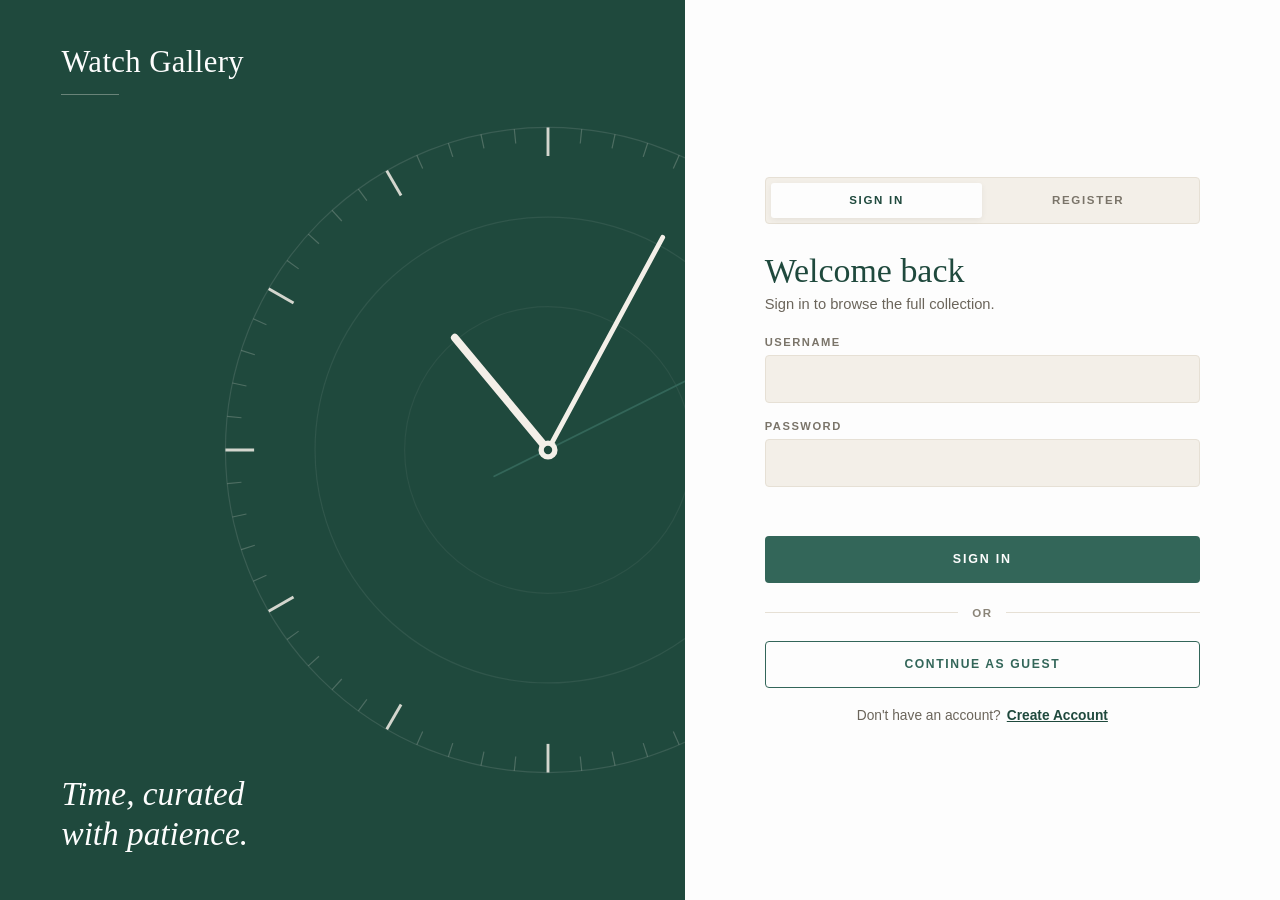
<file: index.html>
<!DOCTYPE html>
<html lang="en">
<head>
    <meta charset="UTF-8">
    <meta name="viewport" content="width=device-width, initial-scale=1.0">
    <title>Watch Gallery</title>
    <link rel="stylesheet" href="style.css">
</head>
<body>

    <!-- NAVBAR -->
    <header class="navbar">
        <div class="nav-container">
            <a href="#hero" class="brand-logo">Watch Gallery</a>
            <nav class="nav-links">
                <a href="#hero" class="nav-link active">HOME</a>
                <a href="#collections" class="nav-link">COLLECTIONS</a>
                <button type="button" id="auditLogNavBtn" class="nav-audit-btn" style="display: none;" onclick="openAuditModal()">ACTIVITY LOGS</button>
                <span id="userRoleBadge" class="nav-role-badge"></span>
                <button type="button" class="nav-logout-btn" onclick="logoutUser()">LOG OUT</button>
            </nav>
        </div>
    </header>

    <!-- HERO SECTION -->
    <section id="hero" class="hero-section">
        <div class="hero-container">
            <div class="hero-content">
                <div class="hero-eyebrow-row">
                    <span class="hero-eyebrow-line"></span>
                    <p class="hero-eyebrow" id="heroBrand">ROLEX</p>
                </div>
                <h1 class="hero-title" id="heroTitle">GMT-Master II</h1>
                <p class="hero-nickname" id="heroNickname">"Pepsi"</p>
                <p class="hero-desc" id="heroDesc">An iconic dual-time pilot watch featuring a bidirectional red and blue Cerachrom ceramic bezel.</p>
                
                <div class="hero-pills" id="heroPills">
                    <span class="pill" id="heroRef">REF. 126710BLRO</span>
                    <span class="pill" id="heroMaterial">OYSTERSTEEL</span>
                </div>

                <!-- HERO CONTROLS & FOLIO -->
                <div class="hero-controls-row">
                    <button type="button" class="hero-circle-btn prev-btn" onclick="prevHeroWatch()" aria-label="Previous Watch">&larr;</button>
                    <button type="button" class="hero-circle-btn next-btn" onclick="nextHeroWatch()" aria-label="Next Watch">&rarr;</button>
                    <div class="hero-pagination" id="heroPagination">N° 01 / 05</div>
                </div>
            </div>

            <div class="hero-visual">
                <div class="hero-frame">
                    <div class="hero-frame-inner">
                        <img id="heroImage" src="images/pepsi.jpg" alt="Featured Watch" onerror="this.src='https://placehold.co/500x500/336659/F3EFE8?text=Featured+Watch'">
                    </div>
                </div>
            </div>
        </div>
    </section>

    <!-- CATALOG SECTION -->
    <section id="collections" class="catalog-section">
        <div class="catalog-container">
            <h2 class="section-heading">Collections</h2>

            <!-- BRAND INDEX BAR -->
            <div class="brand-index-bar" role="tablist" aria-label="Filter by Brand">
                <button type="button" class="brand-tab" onclick="toggleBrandFilter('Rolex', this)">
                    <span class="brand-tab-name">Rolex</span>
                    <span class="brand-tab-num">01</span>
                </button>
                <button type="button" class="brand-tab" onclick="toggleBrandFilter('Omega', this)">
                    <span class="brand-tab-name">Omega</span>
                    <span class="brand-tab-num">02</span>
                </button>
                <button type="button" class="brand-tab" onclick="toggleBrandFilter('Audemars Piguet', this)">
                    <span class="brand-tab-name">Audemars Piguet</span>
                    <span class="brand-tab-num">03</span>
                </button>
                <button type="button" class="brand-tab" onclick="toggleBrandFilter('Patek Philippe', this)">
                    <span class="brand-tab-name">Patek Philippe</span>
                    <span class="brand-tab-num">04</span>
                </button>
                <button type="button" class="brand-tab" onclick="toggleBrandFilter('Richard Mille', this)">
                    <span class="brand-tab-name">Richard Mille</span>
                    <span class="brand-tab-num">05</span>
                </button>
            </div>

            <!-- SEARCH & ACTION TOOLBAR -->
            <div class="toolbar-row">
                <div class="search-group">
                    <input type="text" id="searchInput" placeholder="Search model, reference, movement">
                    <button type="button" id="searchBtn" onclick="searchWatches()">SEARCH</button>
                </div>
                <div class="action-group" id="toolbarActions" style="display: none;">
                    <button type="button" id="favoritesFilterBtn" class="fav-filter-btn" style="display: none;" onclick="toggleFavoritesFilter()">&#9733; MY FAVORITES</button>
                    <button type="button" id="addWatchBtn" class="admin-add-btn" style="display: none;" onclick="openWatchFormModal()">+ ADD WATCH</button>
                </div>
            </div>

            <!-- CATALOG GRID -->
            <div id="watchGrid" class="watch-grid"></div>
        </div>
    </section>

    <!-- WATCH DETAIL MODAL -->
    <div id="detailModal" class="modal-overlay" onclick="handleBackdropClick(event)">
        <div class="modal-card">
            <button type="button" class="modal-close" onclick="closeModal()">&times;</button>
            <div class="modal-body">
                <div class="modal-image-col">
                    <div class="modal-image-frame">
                        <img id="modalImage" src="" alt="Watch Detail">
                    </div>
                </div>
                <div class="modal-info-col">
                    <div class="modal-header-row">
                        <div>
                            <p class="modal-brand" id="modalBrand">BRAND</p>
                            <h2 class="modal-title" id="modalTitle">Model Name</h2>
                            <h3 class="modal-nickname" id="modalNickname">"Nickname"</h3>
                        </div>
                        <button type="button" id="modalFavBtn" class="modal-fav-btn" onclick="toggleWatchFavorite()" title="Save to Favorites" aria-label="Save to Favorites">&#9734;</button>
                    </div>

                    <!-- ADMIN STRIP -->
                    <div id="modalAdminActions" class="modal-admin-bar" style="display: none;">
                        <span class="admin-bar-label">ADMIN</span>
                        <div class="admin-bar-btns">
                            <button type="button" class="admin-edit-btn" onclick="openEditWatchModal()">EDIT WATCH</button>
                            <button type="button" id="adminDeleteBtn" class="admin-delete-btn" onclick="handleDeleteWatch()">DELETE</button>
                        </div>
                    </div>
                    
                    <!-- 3X3 SPEC PLAQUES -->
                    <div class="modal-spec-grid">
                        <div class="spec-plaque">
                            <span class="spec-label">REFERENCE</span>
                            <span class="spec-value" id="modalRef"></span>
                        </div>
                        <div class="spec-plaque">
                            <span class="spec-label">CASE MATERIAL</span>
                            <span class="spec-value" id="modalMaterial"></span>
                        </div>
                        <div class="spec-plaque">
                            <span class="spec-label">CASE SIZE</span>
                            <span class="spec-value" id="modalSize"></span>
                        </div>
                        <div class="spec-plaque">
                            <span class="spec-label">DIAL COLOR</span>
                            <span class="spec-value" id="modalDial"></span>
                        </div>
                        <div class="spec-plaque">
                            <span class="spec-label">MOVEMENT</span>
                            <span class="spec-value" id="modalMovement"></span>
                        </div>
                        <div class="spec-plaque">
                            <span class="spec-label">POWER RESERVE</span>
                            <span class="spec-value" id="modalPower"></span>
                        </div>
                        <div class="spec-plaque">
                            <span class="spec-label">WATER RESISTANCE</span>
                            <span class="spec-value" id="modalWR"></span>
                        </div>
                        <div class="spec-plaque">
                            <span class="spec-label">CATEGORY / YEAR</span>
                            <span class="spec-value" id="modalCatYear"></span>
                        </div>
                        <div class="spec-plaque">
                            <span class="spec-label">PRICE (PHP)</span>
                            <span class="spec-value" id="modalPrice"></span>
                        </div>
                    </div>

                    <p class="modal-description" id="modalDescription"></p>

                    <div class="modal-divider"></div>

                    <!-- REVIEWS SECTION -->
                    <div class="modal-reviews-section">
                        <div class="reviews-header">
                            <h4>Reviews</h4>
                            <span id="modalRatingSummary" class="rating-summary">No ratings yet</span>
                        </div>

                        <form id="reviewForm" class="review-form" onsubmit="submitWatchReview(event)">
                            <select id="reviewRating" aria-label="Star Rating">
                                <option value="5">&#9733;&#9733;&#9733;&#9733;&#9733;</option>
                                <option value="4">&#9733;&#9733;&#9733;&#9733;&#9734;</option>
                                <option value="3">&#9733;&#9733;&#9733;&#9734;&#9734;</option>
                                <option value="2">&#9733;&#9733;&#9734;&#9734;&#9734;</option>
                                <option value="1">&#9733;&#9734;&#9734;&#9734;&#9734;</option>
                            </select>
                            <input type="text" id="reviewComment" placeholder="Share a short comment" maxlength="300" required>
                            <button type="submit">POST</button>
                        </form>
                        <p id="reviewGuestHint" class="review-guest-hint" style="display: none;">Sign in with an account to rate and review.</p>

                        <div id="modalReviewsList" class="reviews-list"></div>
                    </div>
                </div>
            </div>
        </div>
    </div>

    <!-- ADMIN ADD / EDIT WATCH MODAL -->
    <div id="watchFormModal" class="modal-overlay" onclick="handleBackdropClick(event)">
        <div class="modal-card form-modal-card">
            <button type="button" class="modal-close" onclick="closeWatchFormModal()">&times;</button>
            <div class="form-modal-body">
                <p class="modal-brand">CATALOG MANAGEMENT</p>
                <h2 class="modal-title" id="watchFormModalTitle">Add New Watch</h2>
                <div class="modal-divider"></div>

                <form id="watchCrudForm" class="watch-crud-form" onsubmit="submitWatchForm(event)">
                    <div class="form-grid-2">
                        <div class="form-group">
                            <label for="wfBrand">Brand</label>
                            <select id="wfBrand" required>
                                <option value="Rolex">Rolex</option>
                                <option value="Omega">Omega</option>
                                <option value="Audemars Piguet">Audemars Piguet</option>
                                <option value="Patek Philippe">Patek Philippe</option>
                                <option value="Richard Mille">Richard Mille</option>
                            </select>
                        </div>
                        <div class="form-group">
                            <label for="wfModel">Model</label>
                            <input type="text" id="wfModel" placeholder="e.g. Submariner Date" required>
                        </div>
                    </div>

                    <div class="form-grid-2">
                        <div class="form-group">
                            <label for="wfNickname">Nickname</label>
                            <input type="text" id="wfNickname" placeholder="e.g. Starbucks" required>
                        </div>
                        <div class="form-group">
                            <label for="wfReference">Reference Number</label>
                            <input type="text" id="wfReference" placeholder="e.g. 126610LV" required>
                        </div>
                    </div>

                    <div class="form-grid-3">
                        <div class="form-group">
                            <label for="wfCaseMaterial">Case Material</label>
                            <input type="text" id="wfCaseMaterial" placeholder="e.g. Oystersteel" required>
                        </div>
                        <div class="form-group">
                            <label for="wfCaseSize">Case Size (mm)</label>
                            <input type="number" id="wfCaseSize" step="0.1" min="1" placeholder="e.g. 41" required>
                        </div>
                        <div class="form-group">
                            <label for="wfDialColor">Dial Color</label>
                            <input type="text" id="wfDialColor" placeholder="e.g. Black" required>
                        </div>
                    </div>

                    <div class="form-grid-2">
                        <div class="form-group">
                            <label for="wfBezelMaterial">Bezel Material</label>
                            <input type="text" id="wfBezelMaterial" placeholder="e.g. Green Cerachrom Ceramic" required>
                        </div>
                        <div class="form-group">
                            <label for="wfMovementType">Movement Type</label>
                            <select id="wfMovementType" required>
                                <option value="Automatic">Automatic</option>
                                <option value="Manual-Wind">Manual-Wind</option>
                            </select>
                        </div>
                    </div>

                    <div class="form-grid-3">
                        <div class="form-group">
                            <label for="wfMovement">Calibre / Movement</label>
                            <input type="text" id="wfMovement" placeholder="e.g. Calibre 3235" required>
                        </div>
                        <div class="form-group">
                            <label for="wfPowerReserve">Power Reserve (hrs)</label>
                            <input type="number" id="wfPowerReserve" min="1" placeholder="e.g. 70" required>
                        </div>
                        <div class="form-group">
                            <label for="wfWaterResistance">Water Resistance (m)</label>
                            <input type="number" id="wfWaterResistance" min="1" placeholder="e.g. 300" required>
                        </div>
                    </div>

                    <div class="form-grid-3">
                        <div class="form-group">
                            <label for="wfYear">Year (1900–2026)</label>
                            <input type="number" id="wfYear" min="1900" max="2026" placeholder="e.g. 2023" required>
                        </div>
                        <div class="form-group">
                            <label for="wfCategory">Category</label>
                            <select id="wfCategory" required>
                                <option value="Diver">Diver</option>
                                <option value="Chronograph">Chronograph</option>
                                <option value="Sports">Sports</option>
                                <option value="Dress">Dress</option>
                                <option value="Pilot">Pilot</option>
                                <option value="Field">Field</option>
                                <option value="GMT">GMT</option>
                            </select>
                        </div>
                        <div class="form-group">
                            <label for="wfOrigin">Origin</label>
                            <select id="wfOrigin" required>
                                <option value="Switzerland">Switzerland</option>
                                <option value="Germany">Germany</option>
                                <option value="France">France</option>
                                <option value="United Kingdom">United Kingdom</option>
                                <option value="Japan">Japan</option>
                                <option value="Italy">Italy</option>
                            </select>
                        </div>
                    </div>

                    <div class="form-grid-2">
                        <div class="form-group">
                            <label for="wfPrice">Price (PHP)</label>
                            <input type="number" id="wfPrice" min="1" placeholder="e.g. 920000" required>
                        </div>
                        <div class="form-group">
                            <label for="wfImage">Image Path</label>
                            <input type="text" id="wfImage" placeholder="e.g. images/starbucks.jpg" required>
                        </div>
                    </div>

                    <div class="form-group">
                        <label for="wfDescription">Description</label>
                        <textarea id="wfDescription" rows="3" placeholder="Brief horological overview..." required></textarea>
                    </div>

                    <p id="watchFormMessage" class="form-feedback-msg"></p>

                    <div class="form-actions-row">
                        <button type="button" class="form-cancel-btn" onclick="closeWatchFormModal()">CANCEL</button>
                        <button type="submit" id="watchFormSubmitBtn" class="form-submit-btn">SAVE WATCH</button>
                    </div>
                </form>
            </div>
        </div>
    </div>

    <!-- ADMIN AUDIT LOGS MODAL -->
    <div id="auditModal" class="modal-overlay" onclick="handleBackdropClick(event)">
        <div class="modal-card audit-modal-card">
            <button type="button" class="modal-close" onclick="closeAuditModal()">&times;</button>
            <div class="audit-modal-body">
                <p class="modal-brand">ADMINISTRATION</p>
                <h2 class="modal-title">Activity & Audit Logs</h2>
                <div class="modal-divider"></div>
                <div id="auditLogsList" class="audit-logs-list"></div>
            </div>
        </div>
    </div>

    <script src="app.js"></script>
</body>
</html>
</file>
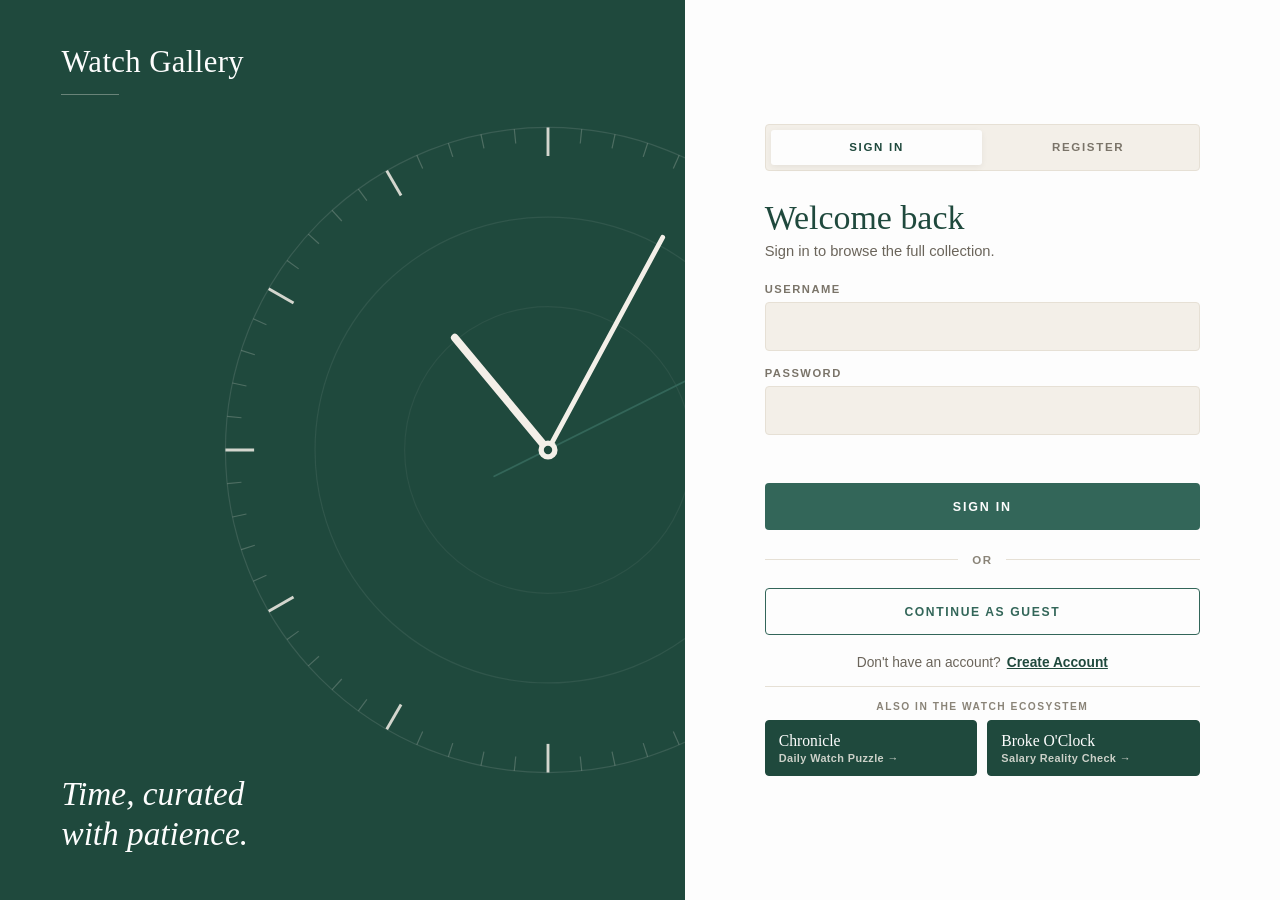
<file: public/index.html>
<!DOCTYPE html>
<html lang="en">
<head>
    <meta charset="UTF-8">
    <meta name="viewport" content="width=device-width, initial-scale=1.0">
    <title>Watch Gallery</title>
    <link rel="stylesheet" href="style.css">
</head>
<body>

    <!-- NAVBAR -->
    <header class="navbar">
        <div class="nav-container">
            <a href="#hero" class="brand-logo">Watch Gallery</a>
            <nav class="nav-links">
                <a href="#hero" class="nav-link active">HOME</a>
                <a href="#collections" class="nav-link">COLLECTIONS</a>
                <button type="button" id="auditLogNavBtn" class="nav-audit-btn" style="display: none;" onclick="openAuditModal()">ACTIVITY LOGS</button>
                <span id="userRoleBadge" class="nav-role-badge"></span>
                <button type="button" id="authActionBtn" class="nav-logout-btn" onclick="logoutUser()">LOG OUT</button>
            </nav>
        </div>
    </header>

    <!-- HERO SECTION -->
    <section id="hero" class="hero-section">
        <div class="hero-container">
            <div class="hero-content">
                <div class="hero-eyebrow-row">
                    <span class="hero-eyebrow-line"></span>
                    <p class="hero-eyebrow" id="heroBrand">ROLEX</p>
                </div>
                <h1 class="hero-title" id="heroTitle">GMT-Master II</h1>
                <p class="hero-nickname" id="heroNickname">"Pepsi"</p>
                <p class="hero-desc" id="heroDesc">An iconic dual-time pilot watch featuring a bidirectional red and blue Cerachrom ceramic bezel.</p>
                
                <div class="hero-pills" id="heroPills">
                    <span class="pill" id="heroRef">REF. 126710BLRO</span>
                    <span class="pill" id="heroMaterial">OYSTERSTEEL</span>
                </div>

                <!-- HERO CONTROLS & FOLIO -->
                <div class="hero-controls-row">
                    <button type="button" class="hero-circle-btn prev-btn" onclick="prevHeroWatch()" aria-label="Previous Watch">&larr;</button>
                    <button type="button" class="hero-circle-btn next-btn" onclick="nextHeroWatch()" aria-label="Next Watch">&rarr;</button>
                    <div class="hero-pagination" id="heroPagination">N° 01 / 05</div>
                </div>
            </div>

            <div class="hero-visual">
                <div class="hero-frame">
                    <div class="hero-frame-inner">
                        <img id="heroImage" src="images/pepsi.jpg" alt="Featured Watch" onerror="this.src='https://placehold.co/500x500/336659/F3EFE8?text=Featured+Watch'">
                    </div>
                </div>
            </div>
        </div>
    </section>

    <!-- CATALOG SECTION -->
    <section id="collections" class="catalog-section">
        <div class="catalog-container">
            <h2 class="section-heading">Collections</h2>

            <!-- BRAND INDEX BAR -->
            <div class="brand-index-bar" role="tablist" aria-label="Filter by Brand">
                <button type="button" class="brand-tab" onclick="toggleBrandFilter('Rolex', this)">
                    <span class="brand-tab-name">Rolex</span>
                    <span class="brand-tab-num">01</span>
                </button>
                <button type="button" class="brand-tab" onclick="toggleBrandFilter('Omega', this)">
                    <span class="brand-tab-name">Omega</span>
                    <span class="brand-tab-num">02</span>
                </button>
                <button type="button" class="brand-tab" onclick="toggleBrandFilter('Audemars Piguet', this)">
                    <span class="brand-tab-name">Audemars Piguet</span>
                    <span class="brand-tab-num">03</span>
                </button>
                <button type="button" class="brand-tab" onclick="toggleBrandFilter('Patek Philippe', this)">
                    <span class="brand-tab-name">Patek Philippe</span>
                    <span class="brand-tab-num">04</span>
                </button>
                <button type="button" class="brand-tab" onclick="toggleBrandFilter('Richard Mille', this)">
                    <span class="brand-tab-name">Richard Mille</span>
                    <span class="brand-tab-num">05</span>
                </button>
            </div>

            <!-- SEARCH & ACTION TOOLBAR -->
            <div class="toolbar-row">
                <div class="search-group">
                    <input type="text" id="searchInput" placeholder="Search model, reference, movement">
                    <button type="button" id="searchBtn" onclick="searchWatches()">SEARCH</button>
                </div>
                <div class="action-group" id="toolbarActions" style="display: none;">
                    <button type="button" id="favoritesFilterBtn" class="fav-filter-btn" style="display: none;" onclick="toggleFavoritesFilter()">&#9733; MY FAVORITES</button>
                    <button type="button" id="addWatchBtn" class="admin-add-btn" style="display: none;" onclick="openWatchFormModal()">+ ADD WATCH</button>
                </div>
            </div>

            <!-- CATALOG GRID -->
            <div id="watchGrid" class="watch-grid"></div>
        </div>
    </section>

    <!-- WATCH DETAIL MODAL -->
    <div id="detailModal" class="modal-overlay" onclick="handleBackdropClick(event)">
        <div class="modal-card">
            <button type="button" class="modal-close" onclick="closeModal()">&times;</button>
            <div class="modal-body">
                <div class="modal-image-col">
                    <div class="modal-image-frame">
                        <img id="modalImage" src="" alt="Watch Detail">
                    </div>
                </div>
                <div class="modal-info-col">
                    <div class="modal-header-row">
                        <div>
                            <p class="modal-brand" id="modalBrand">BRAND</p>
                            <h2 class="modal-title" id="modalTitle">Model Name</h2>
                            <h3 class="modal-nickname" id="modalNickname">"Nickname"</h3>
                        </div>
                        <button type="button" id="modalFavBtn" class="modal-fav-btn" onclick="toggleWatchFavorite()" title="Save to Favorites" aria-label="Save to Favorites">&#9734;</button>
                    </div>

                    <!-- ADMIN STRIP -->
                    <div id="modalAdminActions" class="modal-admin-bar" style="display: none;">
                        <span class="admin-bar-label">ADMIN</span>
                        <div class="admin-bar-btns">
                            <button type="button" class="admin-edit-btn" onclick="openEditWatchModal()">EDIT WATCH</button>
                            <button type="button" id="adminDeleteBtn" class="admin-delete-btn" onclick="handleDeleteWatch()">DELETE</button>
                        </div>
                    </div>
                    
                    <!-- 3X3 SPEC PLAQUES -->
                    <div class="modal-spec-grid">
                        <div class="spec-plaque">
                            <span class="spec-label">REFERENCE</span>
                            <span class="spec-value" id="modalRef"></span>
                        </div>
                        <div class="spec-plaque">
                            <span class="spec-label">CASE MATERIAL</span>
                            <span class="spec-value" id="modalMaterial"></span>
                        </div>
                        <div class="spec-plaque">
                            <span class="spec-label">CASE SIZE</span>
                            <span class="spec-value" id="modalSize"></span>
                        </div>
                        <div class="spec-plaque">
                            <span class="spec-label">DIAL COLOR</span>
                            <span class="spec-value" id="modalDial"></span>
                        </div>
                        <div class="spec-plaque">
                            <span class="spec-label">MOVEMENT</span>
                            <span class="spec-value" id="modalMovement"></span>
                        </div>
                        <div class="spec-plaque">
                            <span class="spec-label">POWER RESERVE</span>
                            <span class="spec-value" id="modalPower"></span>
                        </div>
                        <div class="spec-plaque">
                            <span class="spec-label">WATER RESISTANCE</span>
                            <span class="spec-value" id="modalWR"></span>
                        </div>
                        <div class="spec-plaque">
                            <span class="spec-label">CATEGORY / YEAR</span>
                            <span class="spec-value" id="modalCatYear"></span>
                        </div>
                        <div class="spec-plaque">
                            <span class="spec-label">PRICE (PHP)</span>
                            <span class="spec-value" id="modalPrice"></span>
                        </div>
                    </div>

                    <p class="modal-description" id="modalDescription"></p>

                    <div class="modal-divider"></div>

                    <!-- REVIEWS SECTION -->
                    <div class="modal-reviews-section">
                        <div class="reviews-header">
                            <h4>Reviews</h4>
                            <span id="modalRatingSummary" class="rating-summary">No ratings yet</span>
                        </div>

                        <form id="reviewForm" class="review-form" onsubmit="submitWatchReview(event)">
                            <select id="reviewRating" aria-label="Star Rating">
                                <option value="5">&#9733;&#9733;&#9733;&#9733;&#9733;</option>
                                <option value="4">&#9733;&#9733;&#9733;&#9733;&#9734;</option>
                                <option value="3">&#9733;&#9733;&#9733;&#9734;&#9734;</option>
                                <option value="2">&#9733;&#9733;&#9734;&#9734;&#9734;</option>
                                <option value="1">&#9733;&#9734;&#9734;&#9734;&#9734;</option>
                            </select>
                            <input type="text" id="reviewComment" placeholder="Share a short comment" maxlength="300" required>
                            <button type="submit">POST</button>
                        </form>
                        <p id="reviewGuestHint" class="review-guest-hint" style="display: none;">Sign in with an account to rate and review.</p>

                        <div id="modalReviewsList" class="reviews-list"></div>
                    </div>
                </div>
            </div>
        </div>
    </div>

    <!-- ADMIN ADD / EDIT WATCH MODAL -->
    <div id="watchFormModal" class="modal-overlay" onclick="handleBackdropClick(event)">
        <div class="modal-card form-modal-card">
            <button type="button" class="modal-close" onclick="closeWatchFormModal()">&times;</button>
            <div class="form-modal-body">
                <p class="modal-brand">CATALOG MANAGEMENT</p>
                <h2 class="modal-title" id="watchFormModalTitle">Add New Watch</h2>
                <div class="modal-divider"></div>

                <form id="watchCrudForm" class="watch-crud-form" onsubmit="submitWatchForm(event)">
                    <div class="form-grid-2">
                        <div class="form-group">
                            <label for="wfBrand">Brand</label>
                            <select id="wfBrand" required>
                                <option value="Rolex">Rolex</option>
                                <option value="Omega">Omega</option>
                                <option value="Audemars Piguet">Audemars Piguet</option>
                                <option value="Patek Philippe">Patek Philippe</option>
                                <option value="Richard Mille">Richard Mille</option>
                            </select>
                        </div>
                        <div class="form-group">
                            <label for="wfModel">Model</label>
                            <input type="text" id="wfModel" placeholder="e.g. Submariner Date" required>
                        </div>
                    </div>

                    <div class="form-grid-2">
                        <div class="form-group">
                            <label for="wfNickname">Nickname</label>
                            <input type="text" id="wfNickname" placeholder="e.g. Starbucks" required>
                        </div>
                        <div class="form-group">
                            <label for="wfReference">Reference Number</label>
                            <input type="text" id="wfReference" placeholder="e.g. 126610LV" required>
                        </div>
                    </div>

                    <div class="form-grid-3">
                        <div class="form-group">
                            <label for="wfCaseMaterial">Case Material</label>
                            <input type="text" id="wfCaseMaterial" placeholder="e.g. Oystersteel" required>
                        </div>
                        <div class="form-group">
                            <label for="wfCaseSize">Case Size (mm)</label>
                            <input type="number" id="wfCaseSize" step="0.1" min="1" placeholder="e.g. 41" required>
                        </div>
                        <div class="form-group">
                            <label for="wfDialColor">Dial Color</label>
                            <input type="text" id="wfDialColor" placeholder="e.g. Black" required>
                        </div>
                    </div>

                    <div class="form-grid-2">
                        <div class="form-group">
                            <label for="wfBezelMaterial">Bezel Material</label>
                            <input type="text" id="wfBezelMaterial" placeholder="e.g. Green Cerachrom Ceramic" required>
                        </div>
                        <div class="form-group">
                            <label for="wfMovementType">Movement Type</label>
                            <select id="wfMovementType" required>
                                <option value="Automatic">Automatic</option>
                                <option value="Manual-Wind">Manual-Wind</option>
                            </select>
                        </div>
                    </div>

                    <div class="form-grid-3">
                        <div class="form-group">
                            <label for="wfMovement">Calibre / Movement</label>
                            <input type="text" id="wfMovement" placeholder="e.g. Calibre 3235" required>
                        </div>
                        <div class="form-group">
                            <label for="wfPowerReserve">Power Reserve (hrs)</label>
                            <input type="number" id="wfPowerReserve" min="1" placeholder="e.g. 70" required>
                        </div>
                        <div class="form-group">
                            <label for="wfWaterResistance">Water Resistance (m)</label>
                            <input type="number" id="wfWaterResistance" min="1" placeholder="e.g. 300" required>
                        </div>
                    </div>

                    <div class="form-grid-3">
                        <div class="form-group">
                            <label for="wfYear">Year (1900–2026)</label>
                            <input type="number" id="wfYear" min="1900" max="2026" placeholder="e.g. 2023" required>
                        </div>
                        <div class="form-group">
                            <label for="wfCategory">Category</label>
                            <select id="wfCategory" required>
                                <option value="Diver">Diver</option>
                                <option value="Chronograph">Chronograph</option>
                                <option value="Sports">Sports</option>
                                <option value="Dress">Dress</option>
                                <option value="Pilot">Pilot</option>
                                <option value="Field">Field</option>
                                <option value="GMT">GMT</option>
                            </select>
                        </div>
                        <div class="form-group">
                            <label for="wfOrigin">Origin</label>
                            <select id="wfOrigin" required>
                                <option value="Switzerland">Switzerland</option>
                                <option value="Germany">Germany</option>
                                <option value="France">France</option>
                                <option value="United Kingdom">United Kingdom</option>
                                <option value="Japan">Japan</option>
                                <option value="Italy">Italy</option>
                            </select>
                        </div>
                    </div>

                    <div class="form-grid-2">
                        <div class="form-group">
                            <label for="wfPrice">Price (PHP)</label>
                            <input type="number" id="wfPrice" min="1" placeholder="e.g. 920000" required>
                        </div>
                        <div class="form-group">
                            <label for="wfImage">Image Path</label>
                            <input type="text" id="wfImage" placeholder="e.g. images/starbucks.jpg" required>
                        </div>
                    </div>

                    <div class="form-group">
                        <label for="wfDescription">Description</label>
                        <textarea id="wfDescription" rows="3" placeholder="Brief horological overview..." required></textarea>
                    </div>

                    <p id="watchFormMessage" class="form-feedback-msg"></p>

                    <div class="form-actions-row">
                        <button type="button" class="form-cancel-btn" onclick="closeWatchFormModal()">CANCEL</button>
                        <button type="submit" id="watchFormSubmitBtn" class="form-submit-btn">SAVE WATCH</button>
                    </div>
                </form>
            </div>
        </div>
    </div>

    <!-- ADMIN AUDIT LOGS MODAL -->
    <div id="auditModal" class="modal-overlay" onclick="handleBackdropClick(event)">
        <div class="modal-card audit-modal-card">
            <button type="button" class="modal-close" onclick="closeAuditModal()">&times;</button>
            <div class="audit-modal-body">
                <p class="modal-brand">ADMINISTRATION</p>
                <h2 class="modal-title">Activity & Audit Logs</h2>
                <div class="modal-divider"></div>
                <div id="auditLogsList" class="audit-logs-list"></div>
            </div>
        </div>
    </div>

    <script src="app.js"></script>
</body>
</html>
</file>
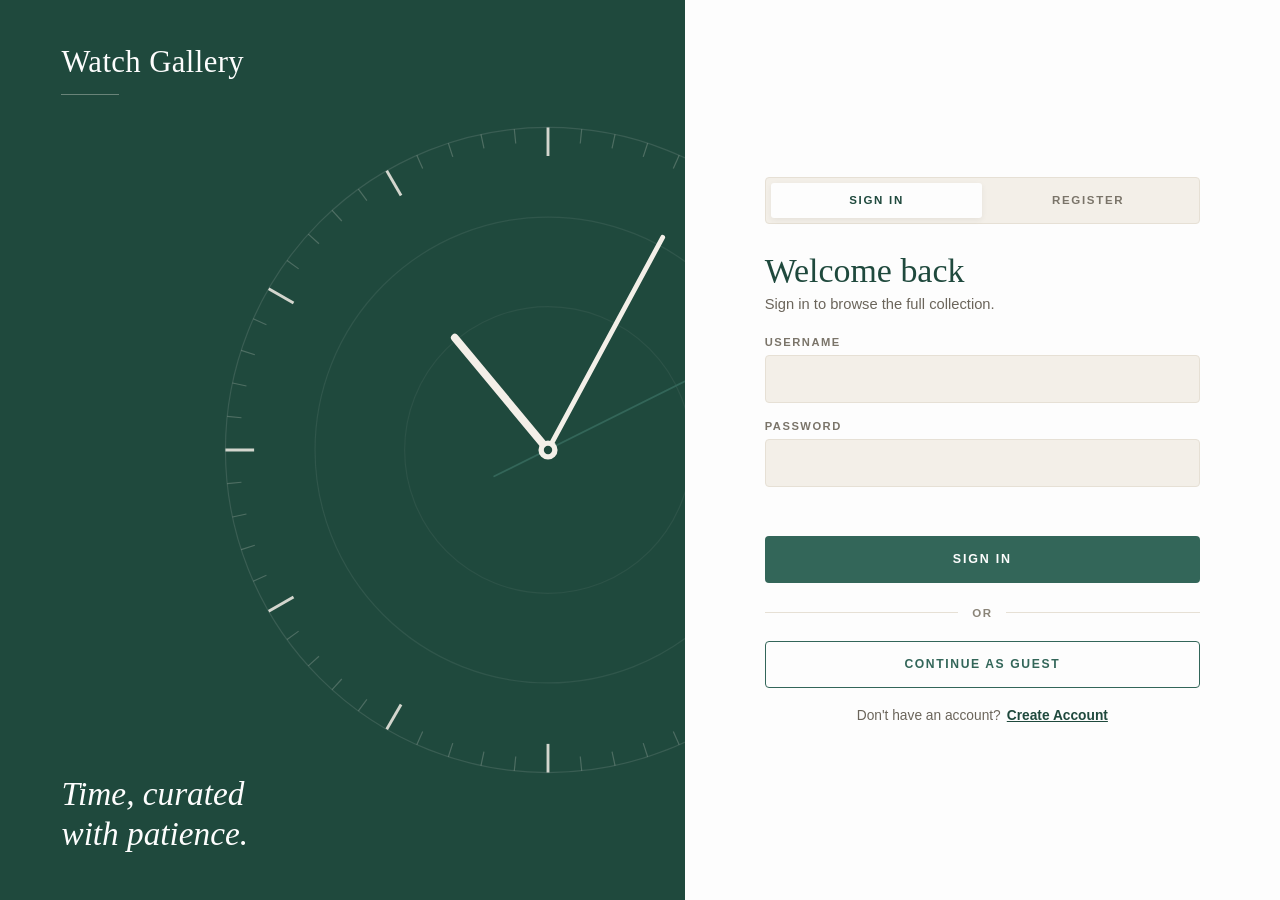
<file: login.html>
<!DOCTYPE html>
<html lang="en">
<head>
    <meta charset="UTF-8">
    <meta name="viewport" content="width=device-width, initial-scale=1.0">
    <title>Sign In | Watch Gallery</title>
    <link rel="stylesheet" href="style.css">
</head>
<body class="auth-body">

    <div class="auth-container">
        <!-- LEFT PANEL -->
        <div class="auth-left">
            <!-- ARCHITECTURAL DIAL -->
            <svg class="auth-dial-svg" viewBox="0 0 600 600" aria-hidden="true">
                <circle cx="300" cy="300" r="270" fill="none" stroke="rgba(243, 239, 232, 0.12)" stroke-width="1"/>
                <circle cx="300" cy="300" r="195" fill="none" stroke="rgba(243, 239, 232, 0.08)" stroke-width="1"/>
                <circle cx="300" cy="300" r="120" fill="none" stroke="rgba(243, 239, 232, 0.06)" stroke-width="1"/>
                <g id="dialTickMarks"></g>

                <!-- SECOND HAND -->
                <line x1="255" y1="322" x2="520" y2="190" stroke="#336659" stroke-width="1.5" stroke-linecap="round"/>

                <!-- HOUR HAND (10) -->
                <line x1="300" y1="300" x2="222" y2="206" stroke="#F3EFE8" stroke-width="6.5" stroke-linecap="round"/>

                <!-- MINUTE HAND (2) -->
                <line x1="300" y1="300" x2="396" y2="122" stroke="#F3EFE8" stroke-width="4" stroke-linecap="round"/>

                <!-- CENTER PINION -->
                <circle cx="300" cy="300" r="8" fill="#F3EFE8"/>
                <circle cx="300" cy="300" r="3.5" fill="#1F493D"/>
            </svg>

            <div class="auth-left-top">
                <h1 class="auth-brand">Watch Gallery</h1>
                <div class="auth-divider"></div>
            </div>

            <div class="auth-left-bottom">
                <p class="auth-tagline">Time, curated<br>with patience.</p>
            </div>
        </div>

        <!-- RIGHT PANEL -->
        <div class="auth-right">
            <div class="auth-card-wrap">
                <!-- MODE TABS -->
                <div class="auth-mode-tabs">
                    <button type="button" id="tabSignInBtn" class="auth-tab active" onclick="if(isRegisterMode) switchModeBtn.click()">SIGN IN</button>
                    <button type="button" id="tabRegisterBtn" class="auth-tab" onclick="if(!isRegisterMode) switchModeBtn.click()">REGISTER</button>
                </div>

                <h2 class="auth-form-title" id="authFormTitle">Welcome back</h2>
                <p class="auth-subtitle" id="authSubtitle">Sign in to browse the full collection.</p>

                <form id="authForm" class="auth-form">
                    <div class="auth-group">
                        <label for="username">USERNAME</label>
                        <input type="text" id="username" required minlength="3" maxlength="20" autocomplete="username">
                    </div>

                    <div class="auth-group">
                        <label for="password">PASSWORD</label>
                        <input type="password" id="password" required minlength="4" maxlength="72" autocomplete="current-password">
                    </div>

                    <p id="authMessage" class="auth-message"></p>

                    <button type="submit" id="authSubmitBtn" class="auth-btn">SIGN IN</button>
                </form>

                <div class="auth-or-divider">
                    <span>OR</span>
                </div>

                <button type="button" id="guestLoginBtn" class="guest-btn">CONTINUE AS GUEST</button>

                <div class="auth-switch">
                    <span id="switchPrompt">Don't have an account?</span>
                    <button type="button" id="switchModeBtn" class="auth-link-btn">Create Account</button>
                </div>
            </div>
        </div>
    </div>

    <script src="login.js"></script>
    <script>
        // Render 60 watch dial ticks (12 hour + 48 minute)
        const tickGroup = document.getElementById("dialTickMarks");
        if (tickGroup) {
            for (let i = 0; i < 60; i++) {
                const isHour = i % 5 === 0;
                const angle = (i * 6) * (Math.PI / 180);
                const innerR = isHour ? 246 : 258;
                const outerR = 270;
                const x1 = 300 + innerR * Math.cos(angle);
                const y1 = 300 + innerR * Math.sin(angle);
                const x2 = 300 + outerR * Math.cos(angle);
                const y2 = 300 + outerR * Math.sin(angle);

                const tick = document.createElementNS("http://www.w3.org/2000/svg", "line");
                tick.setAttribute("x1", x1.toFixed(1));
                tick.setAttribute("y1", y1.toFixed(1));
                tick.setAttribute("x2", x2.toFixed(1));
                tick.setAttribute("y2", y2.toFixed(1));
                tick.setAttribute("stroke", isHour ? "rgba(243, 239, 232, 0.85)" : "rgba(243, 239, 232, 0.22)");
                tick.setAttribute("stroke-width", isHour ? "2.4" : "1");
                tickGroup.appendChild(tick);
            }
        }

        // Sync top segmented tabs and input rules with login.js mode state
        const tabSignIn = document.getElementById("tabSignInBtn");
        const tabRegister = document.getElementById("tabRegisterBtn");
        const pwInput = document.getElementById("password");
        const observer = new MutationObserver(() => {
            tabSignIn.classList.toggle("active", !isRegisterMode);
            tabRegister.classList.toggle("active", isRegisterMode);
            pwInput.minLength = isRegisterMode ? 8 : 4;
            pwInput.autocomplete = isRegisterMode ? "new-password" : "current-password";
            if (isRegisterMode) {
                authSubtitle.textContent = "3-20 letters/numbers/underscores. Password: 8+ chars with a letter & number.";
            } else if (authFormTitle.textContent === "Sign In") {
                authFormTitle.textContent = "Welcome back";
                authSubtitle.textContent = "Sign in to browse the full collection.";
            }
        });
        observer.observe(authFormTitle, { childList: true });
    </script>
</body>
</html>
</file>
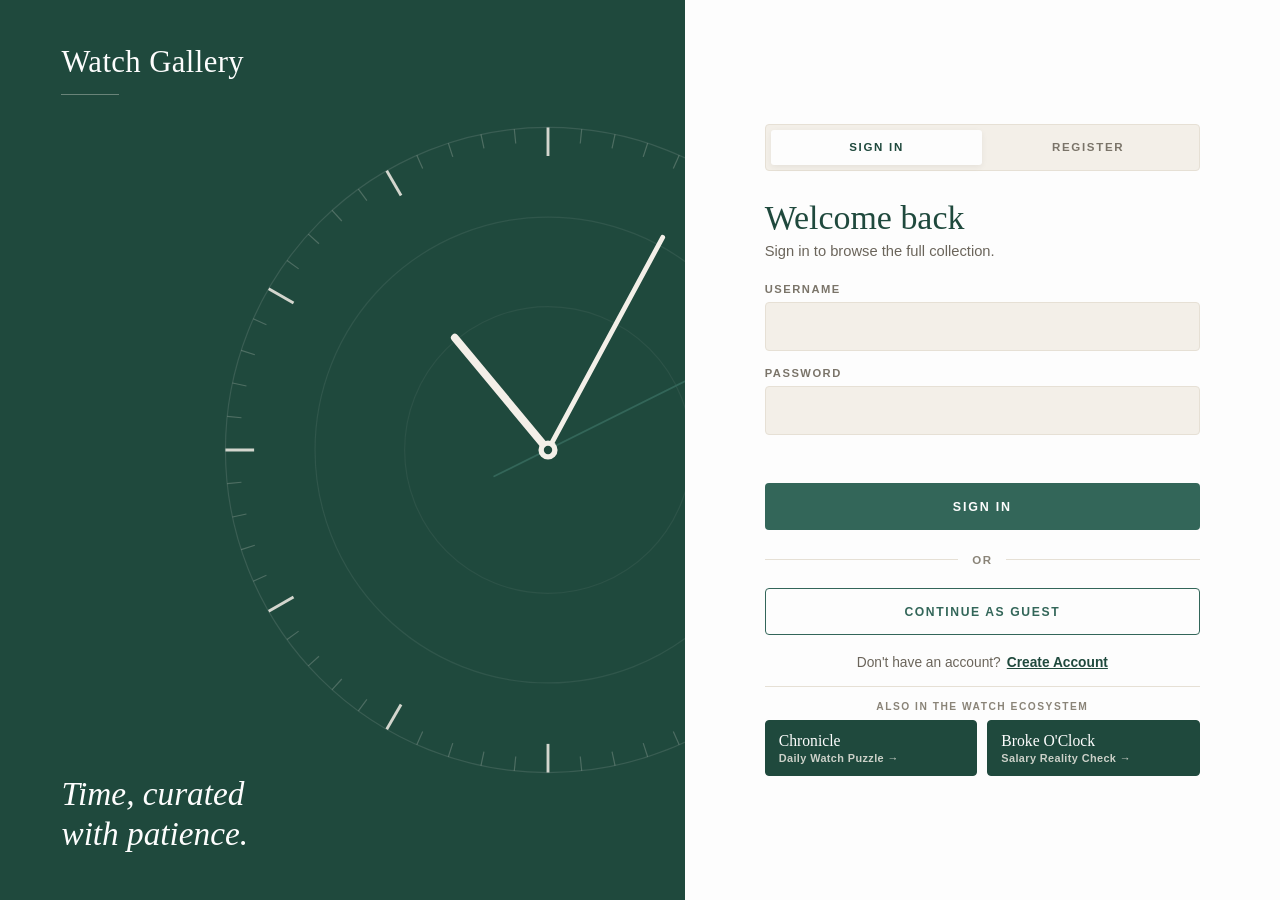
<file: public/login.html>
<!DOCTYPE html>
<html lang="en">
<head>
    <meta charset="UTF-8">
    <meta name="viewport" content="width=device-width, initial-scale=1.0">
    <title>Sign In | Watch Gallery</title>
    <link rel="stylesheet" href="style.css">
</head>
<body class="auth-body">

    <div class="auth-container">
        <!-- LEFT PANEL -->
        <div class="auth-left">
            <!-- ARCHITECTURAL DIAL -->
            <svg class="auth-dial-svg" viewBox="0 0 600 600" aria-hidden="true">
                <circle cx="300" cy="300" r="270" fill="none" stroke="rgba(243, 239, 232, 0.12)" stroke-width="1"/>
                <circle cx="300" cy="300" r="195" fill="none" stroke="rgba(243, 239, 232, 0.08)" stroke-width="1"/>
                <circle cx="300" cy="300" r="120" fill="none" stroke="rgba(243, 239, 232, 0.06)" stroke-width="1"/>
                <g id="dialTickMarks"></g>

                <!-- SECOND HAND -->
                <line x1="255" y1="322" x2="520" y2="190" stroke="#336659" stroke-width="1.5" stroke-linecap="round"/>

                <!-- HOUR HAND (10) -->
                <line x1="300" y1="300" x2="222" y2="206" stroke="#F3EFE8" stroke-width="6.5" stroke-linecap="round"/>

                <!-- MINUTE HAND (2) -->
                <line x1="300" y1="300" x2="396" y2="122" stroke="#F3EFE8" stroke-width="4" stroke-linecap="round"/>

                <!-- CENTER PINION -->
                <circle cx="300" cy="300" r="8" fill="#F3EFE8"/>
                <circle cx="300" cy="300" r="3.5" fill="#1F493D"/>
            </svg>

            <div class="auth-left-top">
                <h1 class="auth-brand">Watch Gallery</h1>
                <div class="auth-divider"></div>
            </div>

            <div class="auth-left-bottom">
                <p class="auth-tagline">Time, curated<br>with patience.</p>
            </div>
        </div>

        <!-- RIGHT PANEL -->
        <div class="auth-right">
            <div class="auth-card-wrap">
                <!-- MODE TABS -->
                <div class="auth-mode-tabs">
                    <button type="button" id="tabSignInBtn" class="auth-tab active" onclick="if(isRegisterMode) switchModeBtn.click()">SIGN IN</button>
                    <button type="button" id="tabRegisterBtn" class="auth-tab" onclick="if(!isRegisterMode) switchModeBtn.click()">REGISTER</button>
                </div>

                <h2 class="auth-form-title" id="authFormTitle">Welcome back</h2>
                <p class="auth-subtitle" id="authSubtitle">Sign in to browse the full collection.</p>

                <form id="authForm" class="auth-form">
                    <div class="auth-group">
                        <label for="username">USERNAME</label>
                        <input type="text" id="username" required minlength="3" maxlength="20" autocomplete="username">
                    </div>

                    <div class="auth-group">
                        <label for="password">PASSWORD</label>
                        <input type="password" id="password" required minlength="4" maxlength="72" autocomplete="current-password">
                    </div>

                    <p id="authMessage" class="auth-message"></p>

                    <button type="submit" id="authSubmitBtn" class="auth-btn">SIGN IN</button>
                </form>

                <div class="auth-or-divider">
                    <span>OR</span>
                </div>

                <button type="button" id="guestLoginBtn" class="guest-btn">CONTINUE AS GUEST</button>

                <div class="auth-switch">
                    <span id="switchPrompt">Don't have an account?</span>
                    <button type="button" id="switchModeBtn" class="auth-link-btn">Create Account</button>
                </div>

                <!-- ECOSYSTEM SWITCHER -->
                <div class="ecosystem-box">
                    <span class="ecosystem-label">ALSO IN THE WATCH ECOSYSTEM</span>
                    <div class="ecosystem-grid">
                        <a href="https://chronicle-ph.vercel.app" target="_blank" rel="noopener noreferrer" class="ecosystem-link">
                            <span class="ecosystem-name">Chronicle</span>
                            <span class="ecosystem-desc">Daily Watch Puzzle &rarr;</span>
                        </a>
                        <a href="https://broke-oclock.vercel.app" target="_blank" rel="noopener noreferrer" class="ecosystem-link">
                            <span class="ecosystem-name">Broke O'Clock</span>
                            <span class="ecosystem-desc">Salary Reality Check &rarr;</span>
                        </a>
                    </div>
                </div>
            </div>
        </div>
    </div>

    <script src="login.js"></script>
    <script>
        // Render 60 watch dial ticks (12 hour + 48 minute)
        const tickGroup = document.getElementById("dialTickMarks");
        if (tickGroup) {
            for (let i = 0; i < 60; i++) {
                const isHour = i % 5 === 0;
                const angle = (i * 6) * (Math.PI / 180);
                const innerR = isHour ? 246 : 258;
                const outerR = 270;
                const x1 = 300 + innerR * Math.cos(angle);
                const y1 = 300 + innerR * Math.sin(angle);
                const x2 = 300 + outerR * Math.cos(angle);
                const y2 = 300 + outerR * Math.sin(angle);

                const tick = document.createElementNS("http://www.w3.org/2000/svg", "line");
                tick.setAttribute("x1", x1.toFixed(1));
                tick.setAttribute("y1", y1.toFixed(1));
                tick.setAttribute("x2", x2.toFixed(1));
                tick.setAttribute("y2", y2.toFixed(1));
                tick.setAttribute("stroke", isHour ? "rgba(243, 239, 232, 0.85)" : "rgba(243, 239, 232, 0.22)");
                tick.setAttribute("stroke-width", isHour ? "2.4" : "1");
                tickGroup.appendChild(tick);
            }
        }

        // Sync top segmented tabs and input rules with login.js mode state
        const tabSignIn = document.getElementById("tabSignInBtn");
        const tabRegister = document.getElementById("tabRegisterBtn");
        const pwInput = document.getElementById("password");
        const observer = new MutationObserver(() => {
            tabSignIn.classList.toggle("active", !isRegisterMode);
            tabRegister.classList.toggle("active", isRegisterMode);
            pwInput.minLength = isRegisterMode ? 8 : 4;
            pwInput.autocomplete = isRegisterMode ? "new-password" : "current-password";
            if (isRegisterMode) {
                authSubtitle.textContent = "3-20 letters/numbers/underscores. Password: 8+ chars with a letter & number.";
            } else if (authFormTitle.textContent === "Sign In") {
                authFormTitle.textContent = "Welcome back";
                authSubtitle.textContent = "Sign in to browse the full collection.";
            }
        });
        observer.observe(authFormTitle, { childList: true });
    </script>
</body>
</html>
</file>
<file: style.css>
/* Base reset */
* {
    box-sizing: border-box;
    margin: 0;
    padding: 0;
}

html {
    scroll-behavior: smooth;
    font-family: -apple-system, BlinkMacSystemFont, "Segoe UI", Roboto, sans-serif;
    color: #3D3D3D;
    background-color: #F3EFE8;
}

/* Top navigation */
.navbar {
    position: fixed;
    top: 0;
    left: 0;
    width: 100%;
    height: clamp(68px, 6vh, 84px);
    background-color: #1F493D;
    z-index: 100;
    border-bottom: 1px solid rgba(243, 239, 232, 0.1);
}

.nav-container {
    max-width: 1520px;
    height: 100%;
    margin: 0 auto;
    padding: 0 clamp(24px, 3vw, 48px);
    display: flex;
    justify-content: space-between;
    align-items: center;
}

.brand-logo {
    font-family: 'Times New Roman', Georgia, serif;
    font-size: clamp(1.35rem, 1.5vw, 1.75rem);
    font-weight: 400;
    color: #FDFDFD;
    text-decoration: none;
    letter-spacing: 0.3px;
}

.nav-links {
    display: flex;
    gap: clamp(18px, 2vw, 32px);
    align-items: center;
}

.nav-link {
    position: relative;
    color: rgba(243, 239, 232, 0.78);
    text-decoration: none;
    font-size: clamp(0.68rem, 0.75vw, 0.8rem);
    font-weight: 600;
    letter-spacing: 1.8px;
    padding: 6px 0;
    transition: color 0.2s;
}

.nav-link:hover,
.nav-link.active {
    color: #FDFDFD;
}

.nav-link.active::after {
    content: "";
    position: absolute;
    left: 0;
    right: 0;
    bottom: 0;
    height: 1px;
    background-color: #FDFDFD;
}

.nav-audit-btn {
    background: transparent;
    border: 1px solid rgba(243, 239, 232, 0.35);
    color: #F3EFE8;
    padding: 8px 16px;
    border-radius: 3px;
    font-size: 0.7rem;
    font-weight: 600;
    letter-spacing: 1.6px;
    cursor: pointer;
    font-family: inherit;
    transition: background-color 0.2s, border-color 0.2s;
}

.nav-audit-btn:hover {
    background-color: rgba(243, 239, 232, 0.12);
    border-color: #F3EFE8;
}

.nav-role-badge {
    font-size: 0.68rem;
    font-weight: 700;
    letter-spacing: 1.6px;
    color: #1F493D;
    background-color: #FDFDFD;
    padding: 6px 14px;
    border-radius: 20px;
}

.nav-logout-btn {
    background: transparent;
    border: none;
    color: rgba(243, 239, 232, 0.85);
    padding: 6px 4px;
    font-size: clamp(0.68rem, 0.75vw, 0.8rem);
    font-weight: 600;
    letter-spacing: 1.6px;
    cursor: pointer;
    transition: color 0.2s;
}

.nav-logout-btn:hover {
    color: #FDFDFD;
}

/* Hero showcase */
.hero-section {
    position: relative;
    background-color: #1F493D;
    background-image: radial-gradient(circle 540px at var(--mouse-x, 72%) var(--mouse-y, 50%), rgba(243, 239, 232, 0.11), transparent 78%);
    color: #FDFDFD;
    width: 100%;
    min-height: 100vh;
    min-height: 100dvh;
    display: flex;
    align-items: center;
    justify-content: center;
    padding: 88px clamp(24px, 3vw, 48px) 40px;
    overflow: hidden;
}

.hero-container {
    max-width: 1400px;
    margin: 0 auto;
    display: grid;
    grid-template-columns: 1.05fr 1fr;
    gap: clamp(32px, 5vw, 88px);
    align-items: center;
    width: 100%;
    position: relative;
    z-index: 2;
}

.hero-content {
    transition: transform 0.4s cubic-bezier(0.16, 1, 0.3, 1), opacity 0.35s ease;
    will-change: transform, opacity;
}

.hero-eyebrow-row {
    display: flex;
    align-items: center;
    gap: 14px;
    margin-bottom: clamp(10px, 1.4vh, 18px);
}

.hero-eyebrow-line {
    width: 28px;
    height: 1px;
    background-color: rgba(243, 239, 232, 0.45);
}

.hero-eyebrow {
    font-size: clamp(0.72rem, 0.8vw, 0.85rem);
    font-weight: 600;
    letter-spacing: 2.4px;
    color: #F3EFE8;
    opacity: 0.85;
}

.hero-title {
    font-family: 'Times New Roman', Georgia, serif;
    font-weight: 400;
    font-size: clamp(2.3rem, 3.8vw, 4.4rem);
    line-height: 1.06;
    color: #FDFDFD;
    margin-bottom: 8px;
}

.hero-nickname {
    font-family: 'Times New Roman', Georgia, serif;
    font-style: italic;
    font-size: clamp(1.25rem, 1.8vw, 2rem);
    color: rgba(243, 239, 232, 0.78);
    margin-bottom: clamp(16px, 2vh, 24px);
}

.hero-desc {
    color: rgba(243, 239, 232, 0.86);
    font-size: clamp(0.92rem, 1vw, 1.08rem);
    line-height: 1.65;
    margin-bottom: clamp(20px, 2.4vh, 28px);
    max-width: 520px;
}

.hero-pills {
    display: flex;
    gap: 12px;
    flex-wrap: wrap;
    margin-bottom: clamp(24px, 3vh, 38px);
}

.pill {
    border: 1px solid rgba(243, 239, 232, 0.28);
    background: rgba(243, 239, 232, 0.05);
    padding: 8px 18px;
    border-radius: 24px;
    font-size: clamp(0.68rem, 0.72vw, 0.78rem);
    font-weight: 600;
    letter-spacing: 1.5px;
    color: #F3EFE8;
}

/* Hero controls and folio */
.hero-controls-row {
    display: flex;
    align-items: center;
    gap: 14px;
}

.hero-circle-btn {
    width: clamp(40px, 3vw, 46px);
    height: clamp(40px, 3vw, 46px);
    border-radius: 50%;
    border: 1px solid rgba(243, 239, 232, 0.35);
    background-color: transparent;
    color: #F3EFE8;
    font-size: 1rem;
    display: flex;
    align-items: center;
    justify-content: center;
    cursor: pointer;
    transition: background-color 0.2s, border-color 0.2s, transform 0.15s;
}

.hero-circle-btn.next-btn {
    background-color: #336659;
    border-color: #336659;
}

.hero-circle-btn:hover {
    background-color: #336659;
    border-color: #F3EFE8;
    transform: translateY(-1px);
}

.hero-pagination {
    font-family: 'Times New Roman', Georgia, serif;
    font-size: clamp(0.95rem, 1vw, 1.1rem);
    letter-spacing: 1.8px;
    color: #F3EFE8;
    opacity: 0.85;
    margin-left: 10px;
}

/* Hero studio frame */
.hero-visual {
    display: flex;
    justify-content: center;
    align-items: center;
}

.hero-frame {
    width: 100%;
    max-width: clamp(340px, 35vw, 520px);
    aspect-ratio: 1 / 1;
    background-color: #336659;
    border-radius: 4px;
    padding: 16px;
    box-shadow: 0 24px 60px rgba(0, 0, 0, 0.26);
    display: flex;
    align-items: center;
    justify-content: center;
}

.hero-frame-inner {
    width: 100%;
    height: 100%;
    border: 1px solid rgba(243, 239, 232, 0.22);
    display: flex;
    align-items: center;
    justify-content: center;
    padding: 28px;
    overflow: hidden;
}

.hero-visual img {
    max-width: 88%;
    max-height: 88%;
    object-fit: contain;
    transition: transform 0.65s cubic-bezier(0.16, 1, 0.3, 1), opacity 0.5s ease;
    will-change: transform, opacity;
}

/* Depth zoom transitions */
.hero-visual img.zoom-exit-left {
    transform: translateX(-50px) scale(0.9);
    opacity: 0;
}

.hero-visual img.zoom-exit-right {
    transform: translateX(50px) scale(0.9);
    opacity: 0;
}

.hero-content.text-exit {
    transform: translateY(-12px);
    opacity: 0;
}

.hero-visual img.zoom-enter-right {
    transform: translateX(60px) scale(1.08) !important;
    opacity: 0 !important;
    transition: none !important;
}

.hero-visual img.zoom-enter-left {
    transform: translateX(-60px) scale(1.08) !important;
    opacity: 0 !important;
    transition: none !important;
}

.hero-content.text-enter {
    transform: translateY(16px) !important;
    opacity: 0 !important;
    transition: none !important;
}

/* Catalog section */
.catalog-section {
    background-color: #F3EFE8;
    padding: 72px clamp(24px, 3vw, 48px) 100px;
    min-height: 100vh;
}

.catalog-container {
    max-width: 1400px;
    margin: 0 auto;
}

.section-heading {
    font-family: 'Times New Roman', Georgia, serif;
    font-weight: 400;
    font-size: clamp(2rem, 2.4vw, 2.6rem);
    color: #1F493D;
    margin-bottom: 28px;
}

/* Brand index bar */
.brand-index-bar {
    display: grid;
    grid-template-columns: repeat(5, 1fr);
    border: 1px solid #D5CEBF;
    background-color: #F3EFE8;
    margin-bottom: 24px;
}

.brand-tab {
    position: relative;
    background: transparent;
    border: none;
    border-right: 1px solid #D5CEBF;
    padding: clamp(16px, 1.4vw, 22px) clamp(16px, 1.6vw, 24px);
    display: flex;
    justify-content: space-between;
    align-items: center;
    cursor: pointer;
    text-align: left;
    transition: background-color 0.2s, color 0.2s;
}

.brand-tab:last-child {
    border-right: none;
}

.brand-tab:hover {
    background-color: rgba(253, 253, 253, 0.55);
}

.brand-tab.active {
    background-color: #FDFDFD;
    box-shadow: inset 0 3px 0 #1F493D;
}

.brand-tab-name {
    font-family: 'Times New Roman', Georgia, serif;
    font-size: clamp(1.05rem, 1.2vw, 1.3rem);
    color: #336659;
    transition: color 0.2s;
}

.brand-tab.active .brand-tab-name {
    color: #1F493D;
    font-weight: 600;
}

.brand-tab-num {
    font-size: 0.72rem;
    font-weight: 600;
    letter-spacing: 1px;
    color: #8A8478;
}

.brand-tab.active .brand-tab-num {
    color: #1F493D;
}

/* Search and action toolbar */
.toolbar-row {
    display: flex;
    gap: 16px;
    align-items: stretch;
    margin-bottom: 36px;
}

.search-group {
    flex: 1;
    display: flex;
    border: 1px solid #D5CEBF;
    background-color: #FDFDFD;
}

.search-group input {
    flex: 1;
    border: none;
    background: transparent;
    padding: 15px 18px;
    font-size: 0.94rem;
    color: #3D3D3D;
    outline: none;
}

.search-group input::placeholder {
    color: #8A8478;
}

.search-group button {
    background-color: #336659;
    color: #FDFDFD;
    border: none;
    padding: 0 30px;
    font-size: 0.74rem;
    font-weight: 600;
    letter-spacing: 1.6px;
    cursor: pointer;
    transition: background-color 0.2s;
}

.search-group button:hover {
    background-color: #1F493D;
}

.action-group {
    display: flex;
    border: 1px solid #D5CEBF;
    background-color: #F3EFE8;
}

.fav-filter-btn {
    background-color: transparent;
    color: #1F493D;
    border: none;
    padding: 0 22px;
    font-size: 0.74rem;
    font-weight: 600;
    letter-spacing: 1.5px;
    cursor: pointer;
    white-space: nowrap;
    transition: background-color 0.2s, color 0.2s;
}

.fav-filter-btn:hover,
.fav-filter-btn.active {
    background-color: #336659;
    color: #FDFDFD;
}

.admin-add-btn {
    background-color: #1F493D;
    color: #FDFDFD;
    border: none;
    padding: 0 22px;
    font-size: 0.74rem;
    font-weight: 600;
    letter-spacing: 1.5px;
    cursor: pointer;
    white-space: nowrap;
    transition: background-color 0.2s;
}

.admin-add-btn:hover {
    background-color: #336659;
}

/* Catalog grid and cards */
.watch-grid {
    display: grid;
    grid-template-columns: repeat(4, 1fr);
    gap: 24px;
}

.watch-card {
    background-color: #FDFDFD;
    border: 1px solid #E6E0D5;
    border-radius: 4px;
    padding: 16px;
    cursor: pointer;
    transition: transform 0.2s ease, box-shadow 0.2s ease, border-color 0.2s ease;
    display: flex;
    flex-direction: column;
}

.watch-card:hover {
    transform: translateY(-4px);
    border-color: #336659;
    box-shadow: 0 12px 28px rgba(31, 73, 61, 0.08);
}

.card-top {
    position: relative;
    background-color: #F3EFE8;
    border-radius: 2px;
    height: clamp(195px, 16vw, 240px);
    display: flex;
    align-items: center;
    justify-content: center;
    margin-bottom: 16px;
    overflow: hidden;
}

.card-fav-dot {
    position: absolute;
    top: 10px;
    right: 12px;
    color: #1F493D;
    font-size: 1rem;
    z-index: 2;
}

.card-top img {
    max-width: 82%;
    max-height: 82%;
    object-fit: contain;
    transition: transform 0.3s ease;
}

.watch-card:hover .card-top img {
    transform: scale(1.05);
}

.card-bottom {
    text-align: left;
}

.card-brand {
    font-size: 0.68rem;
    font-weight: 700;
    color: #336659;
    letter-spacing: 1.5px;
    text-transform: uppercase;
    margin-bottom: 4px;
}

.card-title {
    font-family: 'Times New Roman', Georgia, serif;
    font-weight: 400;
    font-size: 1.18rem;
    color: #1F493D;
    line-height: 1.25;
    margin-bottom: 2px;
}

.card-nickname {
    font-family: 'Times New Roman', Georgia, serif;
    font-style: italic;
    font-size: 0.9rem;
    color: #7A7469;
}

.guest-limit-banner {
    margin-top: 36px;
    padding: 16px 20px;
    background-color: #FDFDFD;
    border: 1px solid #D5CEBF;
    border-radius: 4px;
    text-align: center;
    font-size: 0.9rem;
    color: #3D3D3D;
}

.guest-limit-banner button {
    background: none;
    border: none;
    color: #1F493D;
    font-weight: 700;
    text-decoration: underline;
    cursor: pointer;
    font-size: 0.9rem;
}

/* Modal overlay */
.modal-overlay {
    display: none;
    position: fixed;
    top: 0;
    left: 0;
    width: 100vw;
    height: 100vh;
    background: rgba(20, 42, 35, 0.72);
    backdrop-filter: blur(6px);
    z-index: 200;
    align-items: center;
    justify-content: center;
    padding: 24px;
}

.modal-overlay.open {
    display: flex;
}

.modal-card {
    background-color: #FDFDFD;
    width: 100%;
    max-width: 980px;
    max-height: 90vh;
    border-radius: 4px;
    position: relative;
    box-shadow: 0 24px 60px rgba(0, 0, 0, 0.3);
    overflow: hidden;
    display: flex;
    flex-direction: column;
}

.modal-close {
    position: absolute;
    top: 14px;
    right: 18px;
    background: transparent;
    border: none;
    font-size: 1.7rem;
    color: #3D3D3D;
    cursor: pointer;
    z-index: 10;
    line-height: 1;
}

.modal-body {
    display: grid;
    grid-template-columns: 0.9fr 1.35fr;
    overflow-y: auto;
}

.modal-image-col {
    background-color: #336659;
    display: flex;
    align-items: center;
    justify-content: center;
    padding: 36px;
}

.modal-image-frame {
    width: 100%;
    height: 100%;
    min-height: 360px;
    border: 1px solid rgba(243, 239, 232, 0.24);
    display: flex;
    align-items: center;
    justify-content: center;
    padding: 24px;
}

.modal-image-col img {
    max-width: 90%;
    max-height: 340px;
    object-fit: contain;
}

.modal-info-col {
    padding: 36px 36px 32px;
    display: flex;
    flex-direction: column;
}

.modal-header-row {
    display: flex;
    justify-content: space-between;
    align-items: flex-start;
    gap: 12px;
    padding-right: 26px;
    margin-bottom: 14px;
}

.modal-brand {
    font-size: 0.7rem;
    font-weight: 700;
    color: #336659;
    letter-spacing: 1.8px;
    text-transform: uppercase;
    margin-bottom: 4px;
}

.modal-title {
    font-family: 'Times New Roman', Georgia, serif;
    font-weight: 400;
    font-size: 1.85rem;
    color: #1F493D;
    line-height: 1.15;
    margin-bottom: 2px;
}

.modal-nickname {
    font-family: 'Times New Roman', Georgia, serif;
    font-size: 1.05rem;
    font-weight: 400;
    font-style: italic;
    color: #6B655B;
}

.modal-fav-btn {
    background: transparent;
    color: #336659;
    border: none;
    padding: 2px 4px;
    font-size: 1.5rem;
    line-height: 1;
    cursor: pointer;
    transition: color 0.2s, transform 0.15s;
}

.modal-fav-btn:hover,
.modal-fav-btn.saved {
    color: #1F493D;
    transform: scale(1.12);
}

/* Admin strip in modal */
.modal-admin-bar {
    display: flex;
    justify-content: space-between;
    align-items: center;
    background-color: #F3EFE8;
    border: 1px solid #E6E0D5;
    padding: 10px 14px;
    border-radius: 3px;
    margin-bottom: 16px;
}

.admin-bar-label {
    font-size: 0.68rem;
    font-weight: 700;
    letter-spacing: 1.6px;
    color: #6B655B;
}

.admin-bar-btns {
    display: flex;
    gap: 8px;
}

.admin-edit-btn,
.admin-delete-btn {
    padding: 6px 14px;
    font-size: 0.7rem;
    font-weight: 700;
    letter-spacing: 1.2px;
    border-radius: 3px;
    cursor: pointer;
    transition: background-color 0.2s, color 0.2s, border-color 0.2s;
}

.admin-edit-btn {
    background-color: #336659;
    color: #FDFDFD;
    border: 1px solid #336659;
}

.admin-edit-btn:hover {
    background-color: #1F493D;
    border-color: #1F493D;
}

.admin-delete-btn {
    background-color: #FDFDFD;
    color: #B42318;
    border: 1px solid rgba(180, 35, 24, 0.45);
}

.admin-delete-btn:hover,
.admin-delete-btn.confirming {
    background-color: #B42318;
    color: #FDFDFD;
    border-color: #B42318;
}

/* 3x3 spec plaques */
.modal-spec-grid {
    display: grid;
    grid-template-columns: repeat(3, 1fr);
    gap: 10px;
    margin-bottom: 18px;
}

.spec-plaque {
    background-color: #F3EFE8;
    padding: 10px 12px;
    border-radius: 3px;
    display: flex;
    flex-direction: column;
    gap: 3px;
}

.spec-label {
    font-size: 0.62rem;
    font-weight: 700;
    letter-spacing: 1.2px;
    color: #7A7469;
    text-transform: uppercase;
}

.spec-value {
    font-size: 0.84rem;
    font-weight: 600;
    color: #1F493D;
}

.modal-description {
    font-size: 0.9rem;
    line-height: 1.6;
    color: #3D3D3D;
}

.modal-divider {
    height: 1px;
    background-color: #E6E0D5;
    margin: 16px 0;
}

/* Reviews in modal */
.modal-reviews-section {
    display: flex;
    flex-direction: column;
    gap: 10px;
}

.reviews-header {
    display: flex;
    justify-content: space-between;
    align-items: center;
}

.reviews-header h4 {
    font-family: 'Times New Roman', Georgia, serif;
    font-weight: 400;
    font-size: 1.25rem;
    color: #1F493D;
}

.rating-summary {
    font-size: 0.76rem;
    font-weight: 600;
    letter-spacing: 0.8px;
    color: #336659;
}

.review-form {
    display: flex;
    gap: 8px;
}

.review-form select,
.review-form input {
    padding: 9px 12px;
    font-size: 0.84rem;
    border: 1px solid #D5CEBF;
    background-color: #F3EFE8;
    border-radius: 3px;
    color: #3D3D3D;
    outline: none;
}

.review-form select {
    color: #1F493D;
    font-weight: 600;
}

.review-form input {
    flex: 1;
}

.review-form select:focus,
.review-form input:focus {
    border-color: #336659;
    background-color: #FDFDFD;
}

.review-form button {
    background-color: #336659;
    color: #FDFDFD;
    border: none;
    padding: 0 18px;
    font-size: 0.72rem;
    font-weight: 600;
    letter-spacing: 1.4px;
    border-radius: 3px;
    cursor: pointer;
}

.review-form button:hover {
    background-color: #1F493D;
}

.review-guest-hint {
    font-size: 0.82rem;
    color: #6B655B;
    font-style: italic;
}

.reviews-list {
    display: flex;
    flex-direction: column;
    gap: 8px;
    max-height: 140px;
    overflow-y: auto;
}

.review-item {
    background-color: #F3EFE8;
    padding: 10px 14px;
    border-radius: 3px;
}

.review-item-top {
    display: flex;
    justify-content: space-between;
    align-items: center;
    margin-bottom: 4px;
}

.review-item-left {
    display: flex;
    align-items: center;
    gap: 8px;
}

.review-author {
    font-size: 0.74rem;
    font-weight: 700;
    letter-spacing: 0.8px;
    color: #1F493D;
    text-transform: uppercase;
}

.review-stars {
    font-size: 0.8rem;
    color: #336659;
    letter-spacing: 1px;
}

.review-delete-btn {
    background: transparent;
    border: none;
    color: #B42318;
    font-size: 0.66rem;
    font-weight: 700;
    letter-spacing: 1.2px;
    cursor: pointer;
    opacity: 0.8;
    transition: opacity 0.15s;
}

.review-delete-btn:hover {
    opacity: 1;
    text-decoration: underline;
}

.review-text {
    font-size: 0.84rem;
    color: #3D3D3D;
    line-height: 1.4;
}

.review-empty {
    font-size: 0.84rem;
    color: #7A7469;
}

/* Admin form modal */
.form-modal-card {
    max-width: 720px;
}

.form-modal-body {
    padding: 32px;
    overflow-y: auto;
}

.watch-crud-form {
    display: flex;
    flex-direction: column;
    gap: 12px;
}

.form-grid-2 {
    display: grid;
    grid-template-columns: 1fr 1fr;
    gap: 12px;
}

.form-grid-3 {
    display: grid;
    grid-template-columns: repeat(3, 1fr);
    gap: 12px;
}

.form-group {
    display: flex;
    flex-direction: column;
    gap: 4px;
}

.form-group label {
    font-size: 0.7rem;
    font-weight: 700;
    letter-spacing: 1px;
    text-transform: uppercase;
    color: #6B655B;
}

.form-group input,
.form-group select,
.form-group textarea {
    padding: 10px 12px;
    font-size: 0.88rem;
    font-family: inherit;
    border: 1px solid #D5CEBF;
    background-color: #F3EFE8;
    border-radius: 3px;
    color: #3D3D3D;
    outline: none;
}

.form-group input:focus,
.form-group select:focus,
.form-group textarea:focus {
    border-color: #336659;
    background-color: #FDFDFD;
}

.form-feedback-msg {
    font-size: 0.84rem;
    min-height: 18px;
    color: #1F493D;
}

.form-feedback-msg.error {
    color: #B42318;
}

.form-actions-row {
    display: flex;
    justify-content: flex-end;
    gap: 10px;
    margin-top: 6px;
}

.form-cancel-btn {
    background-color: transparent;
    color: #3D3D3D;
    border: 1px solid #D5CEBF;
    padding: 10px 20px;
    font-size: 0.74rem;
    font-weight: 600;
    letter-spacing: 1.4px;
    border-radius: 3px;
    cursor: pointer;
}

.form-cancel-btn:hover {
    background-color: #F3EFE8;
}

.form-submit-btn {
    background-color: #1F493D;
    color: #FDFDFD;
    border: none;
    padding: 10px 24px;
    font-size: 0.74rem;
    font-weight: 600;
    letter-spacing: 1.4px;
    border-radius: 3px;
    cursor: pointer;
}

.form-submit-btn:hover {
    background-color: #336659;
}

/* Admin audit logs modal */
.audit-modal-card {
    max-width: 680px;
}

.audit-modal-body {
    padding: 32px;
}

.audit-logs-list {
    display: flex;
    flex-direction: column;
    gap: 10px;
    max-height: 55vh;
    overflow-y: auto;
}

.audit-log-item {
    background-color: #F3EFE8;
    padding: 12px 14px;
    border-radius: 3px;
}

.audit-log-top {
    display: flex;
    justify-content: space-between;
    font-size: 0.74rem;
    margin-bottom: 4px;
}

.audit-action {
    font-weight: 700;
    color: #1F493D;
    letter-spacing: 1px;
}

.audit-time {
    color: #7A7469;
}

.audit-details {
    font-size: 0.88rem;
    color: #3D3D3D;
}

/* Auth page (locked 100vh viewport on laptop/desktop, adaptive scaling) */
.auth-body {
    margin: 0;
    padding: 0;
    height: 100vh;
    height: 100dvh;
    overflow: hidden;
    background-color: #FDFDFD;
}

.auth-container {
    width: 100%;
    height: 100%;
    display: grid;
    grid-template-columns: 1.15fr 1fr;
}

.auth-left {
    position: relative;
    height: 100%;
    background-color: #1F493D;
    color: #FDFDFD;
    padding: clamp(32px, 5vh, 72px) clamp(36px, 4.8vw, 88px);
    display: flex;
    flex-direction: column;
    justify-content: space-between;
    overflow: hidden;
}

/* Architectural cropped dial SVG */
.auth-dial-svg {
    position: absolute;
    left: 80%;
    top: 50%;
    transform: translate(-50%, -50%);
    width: min(94vh, 56vw);
    height: min(94vh, 56vw);
    pointer-events: none;
    z-index: 1;
}

.auth-left-top,
.auth-left-bottom {
    position: relative;
    z-index: 2;
}

.auth-brand {
    font-family: 'Times New Roman', Georgia, serif;
    font-weight: 400;
    font-size: clamp(1.85rem, 2.4vw, 2.85rem);
    color: #FDFDFD;
    letter-spacing: 0.4px;
}

.auth-divider {
    width: clamp(48px, 4.5vw, 72px);
    height: 1px;
    background-color: rgba(243, 239, 232, 0.35);
    margin-top: clamp(10px, 1.5vh, 18px);
}

.auth-tagline {
    font-family: 'Times New Roman', Georgia, serif;
    font-style: italic;
    font-size: clamp(1.9rem, 2.6vw, 3.1rem);
    line-height: 1.22;
    color: #FDFDFD;
}

.auth-right {
    height: 100%;
    background-color: #FDFDFD;
    padding: clamp(24px, 4vh, 64px) clamp(32px, 4.5vw, 84px);
    display: flex;
    flex-direction: column;
    justify-content: center;
    align-items: center;
    overflow: hidden;
}

.auth-card-wrap {
    width: 100%;
    max-width: clamp(410px, 34vw, 560px);
}

.auth-mode-tabs {
    display: grid;
    grid-template-columns: 1fr 1fr;
    background-color: #F3EFE8;
    border: 1px solid #E6E0D5;
    border-radius: 4px;
    padding: 5px;
    margin-bottom: clamp(20px, 3.2vh, 40px);
}

.auth-tab {
    background: transparent;
    border: none;
    padding: clamp(10px, 1.25vh, 14px) 14px;
    font-size: clamp(0.72rem, 0.8vw, 0.84rem);
    font-weight: 700;
    letter-spacing: 1.7px;
    color: #7A7469;
    border-radius: 3px;
    cursor: pointer;
    transition: background-color 0.2s, color 0.2s, box-shadow 0.2s;
}

.auth-tab.active {
    background-color: #FDFDFD;
    color: #1F493D;
    box-shadow: 0 2px 6px rgba(0, 0, 0, 0.06);
}

.auth-form-title {
    font-family: 'Times New Roman', Georgia, serif;
    font-weight: 400;
    font-size: clamp(2.1rem, 2.65vw, 3.05rem);
    color: #1F493D;
    margin-bottom: 6px;
}

.auth-subtitle {
    font-size: clamp(0.92rem, 1.05vw, 1.12rem);
    color: #6B655B;
    margin-bottom: clamp(18px, 2.6vh, 32px);
}

.auth-form {
    display: flex;
    flex-direction: column;
    gap: clamp(14px, 1.8vh, 22px);
}

.auth-group {
    display: flex;
    flex-direction: column;
    gap: 7px;
}

.auth-group label {
    font-size: clamp(0.7rem, 0.78vw, 0.82rem);
    font-weight: 700;
    letter-spacing: 1.5px;
    color: #7A7469;
}

.auth-group input {
    padding: clamp(13px, 1.6vh, 18px) 18px;
    font-size: clamp(0.96rem, 1.08vw, 1.12rem);
    border: 1px solid #E6E0D5;
    background-color: #F3EFE8;
    border-radius: 4px;
    color: #3D3D3D;
    outline: none;
    transition: border-color 0.2s, background-color 0.2s;
}

.auth-group input:focus {
    border-color: #336659;
    background-color: #FDFDFD;
}

.auth-message {
    font-size: 0.86rem;
    min-height: 16px;
}

.auth-message.error {
    color: #B42318;
}

.auth-message.success {
    color: #1F493D;
    font-weight: 600;
}

.auth-btn {
    background-color: #336659;
    color: #FDFDFD;
    border: none;
    padding: clamp(15px, 1.85vh, 20px);
    font-size: clamp(0.78rem, 0.85vw, 0.9rem);
    font-weight: 700;
    letter-spacing: 1.8px;
    border-radius: 4px;
    cursor: pointer;
    transition: background-color 0.2s;
}

.auth-btn:hover {
    background-color: #1F493D;
}

.auth-btn:disabled {
    opacity: 0.65;
    cursor: not-allowed;
}

.auth-or-divider {
    position: relative;
    text-align: center;
    margin: clamp(16px, 2.2vh, 26px) 0;
}

.auth-or-divider::before {
    content: "";
    position: absolute;
    left: 0;
    right: 0;
    top: 50%;
    height: 1px;
    background-color: #E6E0D5;
}

.auth-or-divider span {
    position: relative;
    background-color: #FDFDFD;
    padding: 0 14px;
    font-size: 0.72rem;
    font-weight: 700;
    letter-spacing: 1.5px;
    color: #8A8478;
}

.guest-btn {
    width: 100%;
    background-color: transparent;
    color: #336659;
    border: 1px solid #336659;
    padding: clamp(14px, 1.75vh, 19px);
    font-size: clamp(0.76rem, 0.84vw, 0.88rem);
    font-weight: 700;
    letter-spacing: 1.6px;
    border-radius: 4px;
    cursor: pointer;
    transition: background-color 0.2s, color 0.2s;
}

.guest-btn:hover {
    background-color: #F3EFE8;
    color: #1F493D;
}

.auth-switch {
    margin-top: clamp(16px, 2.2vh, 26px);
    font-size: clamp(0.86rem, 0.96vw, 1rem);
    color: #6B655B;
    display: flex;
    justify-content: center;
    gap: 6px;
}

.auth-link-btn {
    background: none;
    border: none;
    color: #1F493D;
    font-weight: 700;
    cursor: pointer;
    text-decoration: underline;
    font-size: inherit;
}

/* Responsive layouts */
@media (max-width: 1024px) {
    .watch-grid {
        grid-template-columns: repeat(2, 1fr);
    }
    .hero-container {
        grid-template-columns: 1fr;
        gap: 36px;
    }
    .hero-frame {
        max-width: 380px;
    }
    .brand-index-bar {
        grid-template-columns: repeat(2, 1fr);
    }
    .brand-tab {
        border-bottom: 1px solid #D5CEBF;
    }
    .modal-body {
        grid-template-columns: 1fr;
    }
    .modal-image-frame {
        min-height: 240px;
    }
}

@media (max-width: 768px) {
    .nav-container,
    .hero-section,
    .catalog-section {
        padding-left: 20px;
        padding-right: 20px;
    }
    .nav-links {
        gap: 14px;
    }
    .auth-body {
        height: auto;
        min-height: 100vh;
        overflow-y: auto;
    }
    .auth-container {
        grid-template-columns: 1fr;
        height: auto;
    }
    .auth-left {
        min-height: 250px;
        padding: 32px 24px;
    }
    .auth-right {
        padding: 32px 24px;
    }
    .auth-card-wrap {
        max-width: 440px;
    }
    .auth-dial-svg {
        left: 84%;
        width: 380px;
        height: 380px;
    }
    .toolbar-row {
        flex-direction: column;
    }
    .action-group {
        justify-content: stretch;
    }
    .action-group button {
        flex: 1;
        padding: 14px;
    }
    .modal-spec-grid {
        grid-template-columns: repeat(2, 1fr);
    }
    .form-grid-2,
    .form-grid-3 {
        grid-template-columns: 1fr;
    }
}

@media (max-width: 540px) {
    .watch-grid,
    .brand-index-bar,
    .modal-spec-grid {
        grid-template-columns: 1fr;
    }
}
</file>
<file: public/style.css>
/* Base reset */
* {
    box-sizing: border-box;
    margin: 0;
    padding: 0;
}

html {
    scroll-behavior: smooth;
    font-family: -apple-system, BlinkMacSystemFont, "Segoe UI", Roboto, sans-serif;
    color: #3D3D3D;
    background-color: #F3EFE8;
}

/* Top navigation */
.navbar {
    position: fixed;
    top: 0;
    left: 0;
    width: 100%;
    height: clamp(68px, 6vh, 84px);
    background-color: #1F493D;
    z-index: 100;
    border-bottom: 1px solid rgba(243, 239, 232, 0.1);
}

.nav-container {
    max-width: 1520px;
    height: 100%;
    margin: 0 auto;
    padding: 0 clamp(24px, 3vw, 48px);
    display: flex;
    justify-content: space-between;
    align-items: center;
}

.brand-logo {
    font-family: 'Times New Roman', Georgia, serif;
    font-size: clamp(1.35rem, 1.5vw, 1.75rem);
    font-weight: 400;
    color: #FDFDFD;
    text-decoration: none;
    letter-spacing: 0.3px;
}

.nav-links {
    display: flex;
    gap: clamp(18px, 2vw, 32px);
    align-items: center;
}

.nav-link {
    position: relative;
    color: rgba(243, 239, 232, 0.78);
    text-decoration: none;
    font-size: clamp(0.68rem, 0.75vw, 0.8rem);
    font-weight: 600;
    letter-spacing: 1.8px;
    padding: 6px 0;
    transition: color 0.2s;
}

.nav-link:hover,
.nav-link.active {
    color: #FDFDFD;
}

.nav-link.active::after {
    content: "";
    position: absolute;
    left: 0;
    right: 0;
    bottom: 0;
    height: 1px;
    background-color: #FDFDFD;
}

.nav-audit-btn {
    background: transparent;
    border: 1px solid rgba(243, 239, 232, 0.35);
    color: #F3EFE8;
    padding: 8px 16px;
    border-radius: 3px;
    font-size: 0.7rem;
    font-weight: 600;
    letter-spacing: 1.6px;
    cursor: pointer;
    font-family: inherit;
    transition: background-color 0.2s, border-color 0.2s;
}

.nav-audit-btn:hover {
    background-color: rgba(243, 239, 232, 0.12);
    border-color: #F3EFE8;
}

.nav-role-badge {
    font-size: 0.68rem;
    font-weight: 700;
    letter-spacing: 1.6px;
    color: #1F493D;
    background-color: #FDFDFD;
    padding: 6px 14px;
    border-radius: 20px;
}

.nav-logout-btn {
    background: transparent;
    border: none;
    color: rgba(243, 239, 232, 0.85);
    padding: 6px 4px;
    font-size: clamp(0.68rem, 0.75vw, 0.8rem);
    font-weight: 600;
    letter-spacing: 1.6px;
    cursor: pointer;
    transition: color 0.2s;
}

.nav-logout-btn:hover {
    color: #FDFDFD;
}

/* Hero showcase */
.hero-section {
    position: relative;
    background-color: #1F493D;
    background-image: radial-gradient(circle 540px at var(--mouse-x, 72%) var(--mouse-y, 50%), rgba(243, 239, 232, 0.11), transparent 78%);
    color: #FDFDFD;
    width: 100%;
    min-height: 100vh;
    min-height: 100dvh;
    display: flex;
    align-items: center;
    justify-content: center;
    padding: 88px clamp(24px, 3vw, 48px) 40px;
    overflow: hidden;
}

.hero-container {
    max-width: 1400px;
    margin: 0 auto;
    display: grid;
    grid-template-columns: 1.05fr 1fr;
    gap: clamp(32px, 5vw, 88px);
    align-items: center;
    width: 100%;
    position: relative;
    z-index: 2;
}

.hero-content {
    transition: transform 0.4s cubic-bezier(0.16, 1, 0.3, 1), opacity 0.35s ease;
    will-change: transform, opacity;
}

.hero-eyebrow-row {
    display: flex;
    align-items: center;
    gap: 14px;
    margin-bottom: clamp(10px, 1.4vh, 18px);
}

.hero-eyebrow-line {
    width: 28px;
    height: 1px;
    background-color: rgba(243, 239, 232, 0.45);
}

.hero-eyebrow {
    font-size: clamp(0.72rem, 0.8vw, 0.85rem);
    font-weight: 600;
    letter-spacing: 2.4px;
    color: #F3EFE8;
    opacity: 0.85;
}

.hero-title {
    font-family: 'Times New Roman', Georgia, serif;
    font-weight: 400;
    font-size: clamp(2.3rem, 3.8vw, 4.4rem);
    line-height: 1.06;
    color: #FDFDFD;
    margin-bottom: 8px;
}

.hero-nickname {
    font-family: 'Times New Roman', Georgia, serif;
    font-style: italic;
    font-size: clamp(1.25rem, 1.8vw, 2rem);
    color: rgba(243, 239, 232, 0.78);
    margin-bottom: clamp(16px, 2vh, 24px);
}

.hero-desc {
    color: rgba(243, 239, 232, 0.86);
    font-size: clamp(0.92rem, 1vw, 1.08rem);
    line-height: 1.65;
    margin-bottom: clamp(20px, 2.4vh, 28px);
    max-width: 520px;
}

.hero-pills {
    display: flex;
    gap: 12px;
    flex-wrap: wrap;
    margin-bottom: clamp(24px, 3vh, 38px);
}

.pill {
    border: 1px solid rgba(243, 239, 232, 0.28);
    background: rgba(243, 239, 232, 0.05);
    padding: 8px 18px;
    border-radius: 24px;
    font-size: clamp(0.68rem, 0.72vw, 0.78rem);
    font-weight: 600;
    letter-spacing: 1.5px;
    color: #F3EFE8;
}

/* Hero controls and folio */
.hero-controls-row {
    display: flex;
    align-items: center;
    gap: 14px;
}

.hero-circle-btn {
    width: clamp(40px, 3vw, 46px);
    height: clamp(40px, 3vw, 46px);
    border-radius: 50%;
    border: 1px solid rgba(243, 239, 232, 0.35);
    background-color: transparent;
    color: #F3EFE8;
    font-size: 1rem;
    display: flex;
    align-items: center;
    justify-content: center;
    cursor: pointer;
    transition: background-color 0.2s, border-color 0.2s, transform 0.15s;
}

.hero-circle-btn.next-btn {
    background-color: #336659;
    border-color: #336659;
}

.hero-circle-btn:hover {
    background-color: #336659;
    border-color: #F3EFE8;
    transform: translateY(-1px);
}

.hero-pagination {
    font-family: 'Times New Roman', Georgia, serif;
    font-size: clamp(0.95rem, 1vw, 1.1rem);
    letter-spacing: 1.8px;
    color: #F3EFE8;
    opacity: 0.85;
    margin-left: 10px;
}

/* Hero studio frame */
.hero-visual {
    display: flex;
    justify-content: center;
    align-items: center;
}

.hero-frame {
    width: 100%;
    max-width: clamp(340px, 35vw, 520px);
    aspect-ratio: 1 / 1;
    background-color: #336659;
    border-radius: 4px;
    padding: 16px;
    box-shadow: 0 24px 60px rgba(0, 0, 0, 0.26);
    display: flex;
    align-items: center;
    justify-content: center;
}

.hero-frame-inner {
    width: 100%;
    height: 100%;
    border: 1px solid rgba(243, 239, 232, 0.22);
    display: flex;
    align-items: center;
    justify-content: center;
    padding: 28px;
    overflow: hidden;
}

.hero-visual img {
    max-width: 88%;
    max-height: 88%;
    object-fit: contain;
    transition: transform 0.65s cubic-bezier(0.16, 1, 0.3, 1), opacity 0.5s ease;
    will-change: transform, opacity;
}

/* Depth zoom transitions */
.hero-visual img.zoom-exit-left {
    transform: translateX(-50px) scale(0.9);
    opacity: 0;
}

.hero-visual img.zoom-exit-right {
    transform: translateX(50px) scale(0.9);
    opacity: 0;
}

.hero-content.text-exit {
    transform: translateY(-12px);
    opacity: 0;
}

.hero-visual img.zoom-enter-right {
    transform: translateX(60px) scale(1.08) !important;
    opacity: 0 !important;
    transition: none !important;
}

.hero-visual img.zoom-enter-left {
    transform: translateX(-60px) scale(1.08) !important;
    opacity: 0 !important;
    transition: none !important;
}

.hero-content.text-enter {
    transform: translateY(16px) !important;
    opacity: 0 !important;
    transition: none !important;
}

/* Catalog section */
.catalog-section {
    background-color: #F3EFE8;
    padding: 72px clamp(24px, 3vw, 48px) 100px;
    min-height: 100vh;
}

.catalog-container {
    max-width: 1400px;
    margin: 0 auto;
}

.section-heading {
    font-family: 'Times New Roman', Georgia, serif;
    font-weight: 400;
    font-size: clamp(2rem, 2.4vw, 2.6rem);
    color: #1F493D;
    margin-bottom: 28px;
}

/* Brand index bar */
.brand-index-bar {
    display: grid;
    grid-template-columns: repeat(5, 1fr);
    border: 1px solid #D5CEBF;
    background-color: #F3EFE8;
    margin-bottom: 24px;
}

.brand-tab {
    position: relative;
    background: transparent;
    border: none;
    border-right: 1px solid #D5CEBF;
    padding: clamp(16px, 1.4vw, 22px) clamp(16px, 1.6vw, 24px);
    display: flex;
    justify-content: space-between;
    align-items: center;
    cursor: pointer;
    text-align: left;
    transition: background-color 0.2s, color 0.2s;
}

.brand-tab:last-child {
    border-right: none;
}

.brand-tab:hover {
    background-color: rgba(253, 253, 253, 0.55);
}

.brand-tab.active {
    background-color: #FDFDFD;
    box-shadow: inset 0 3px 0 #1F493D;
}

.brand-tab-name {
    font-family: 'Times New Roman', Georgia, serif;
    font-size: clamp(1.05rem, 1.2vw, 1.3rem);
    color: #336659;
    transition: color 0.2s;
}

.brand-tab.active .brand-tab-name {
    color: #1F493D;
    font-weight: 600;
}

.brand-tab-num {
    font-size: 0.72rem;
    font-weight: 600;
    letter-spacing: 1px;
    color: #8A8478;
}

.brand-tab.active .brand-tab-num {
    color: #1F493D;
}

/* Search and action toolbar */
.toolbar-row {
    display: flex;
    gap: 16px;
    align-items: stretch;
    margin-bottom: 36px;
}

.search-group {
    flex: 1;
    display: flex;
    border: 1px solid #D5CEBF;
    background-color: #FDFDFD;
}

.search-group input {
    flex: 1;
    border: none;
    background: transparent;
    padding: 15px 18px;
    font-size: 0.94rem;
    color: #3D3D3D;
    outline: none;
}

.search-group input::placeholder {
    color: #8A8478;
}

.search-group button {
    background-color: #336659;
    color: #FDFDFD;
    border: none;
    padding: 0 30px;
    font-size: 0.74rem;
    font-weight: 600;
    letter-spacing: 1.6px;
    cursor: pointer;
    transition: background-color 0.2s;
}

.search-group button:hover {
    background-color: #1F493D;
}

.action-group {
    display: flex;
    border: 1px solid #D5CEBF;
    background-color: #F3EFE8;
}

.fav-filter-btn {
    background-color: transparent;
    color: #1F493D;
    border: none;
    padding: 0 22px;
    font-size: 0.74rem;
    font-weight: 600;
    letter-spacing: 1.5px;
    cursor: pointer;
    white-space: nowrap;
    transition: background-color 0.2s, color 0.2s;
}

.fav-filter-btn:hover,
.fav-filter-btn.active {
    background-color: #336659;
    color: #FDFDFD;
}

.admin-add-btn {
    background-color: #1F493D;
    color: #FDFDFD;
    border: none;
    padding: 0 22px;
    font-size: 0.74rem;
    font-weight: 600;
    letter-spacing: 1.5px;
    cursor: pointer;
    white-space: nowrap;
    transition: background-color 0.2s;
}

.admin-add-btn:hover {
    background-color: #336659;
}

/* Catalog grid and cards */
.watch-grid {
    display: grid;
    grid-template-columns: repeat(4, 1fr);
    gap: 24px;
}

.watch-card {
    background-color: #FDFDFD;
    border: 1px solid #E6E0D5;
    border-radius: 4px;
    padding: 16px;
    cursor: pointer;
    transition: transform 0.2s ease, box-shadow 0.2s ease, border-color 0.2s ease;
    display: flex;
    flex-direction: column;
}

.watch-card:hover {
    transform: translateY(-4px);
    border-color: #336659;
    box-shadow: 0 12px 28px rgba(31, 73, 61, 0.08);
}

.card-top {
    position: relative;
    background-color: #F3EFE8;
    border-radius: 2px;
    height: clamp(195px, 16vw, 240px);
    display: flex;
    align-items: center;
    justify-content: center;
    margin-bottom: 16px;
    overflow: hidden;
}

.card-fav-dot {
    position: absolute;
    top: 10px;
    right: 12px;
    color: #1F493D;
    font-size: 1rem;
    z-index: 2;
}

.card-top img {
    max-width: 82%;
    max-height: 82%;
    object-fit: contain;
    transition: transform 0.3s ease;
}

.watch-card:hover .card-top img {
    transform: scale(1.05);
}

.card-bottom {
    text-align: left;
}

.card-brand {
    font-size: 0.68rem;
    font-weight: 700;
    color: #336659;
    letter-spacing: 1.5px;
    text-transform: uppercase;
    margin-bottom: 4px;
}

.card-title {
    font-family: 'Times New Roman', Georgia, serif;
    font-weight: 400;
    font-size: 1.18rem;
    color: #1F493D;
    line-height: 1.25;
    margin-bottom: 2px;
}

.card-nickname {
    font-family: 'Times New Roman', Georgia, serif;
    font-style: italic;
    font-size: 0.9rem;
    color: #7A7469;
}

.guest-limit-banner {
    margin-top: 36px;
    padding: 16px 20px;
    background-color: #FDFDFD;
    border: 1px solid #D5CEBF;
    border-radius: 4px;
    text-align: center;
    font-size: 0.9rem;
    color: #3D3D3D;
}

.guest-limit-banner button {
    background: none;
    border: none;
    color: #1F493D;
    font-weight: 700;
    text-decoration: underline;
    cursor: pointer;
    font-size: 0.9rem;
}

/* Modal overlay */
.modal-overlay {
    display: none;
    position: fixed;
    top: 0;
    left: 0;
    width: 100vw;
    height: 100vh;
    background: rgba(20, 42, 35, 0.72);
    backdrop-filter: blur(6px);
    z-index: 200;
    align-items: center;
    justify-content: center;
    padding: 24px;
}

.modal-overlay.open {
    display: flex;
}

.modal-card {
    background-color: #FDFDFD;
    width: 100%;
    max-width: 980px;
    max-height: 90vh;
    border-radius: 4px;
    position: relative;
    box-shadow: 0 24px 60px rgba(0, 0, 0, 0.3);
    overflow: hidden;
    display: flex;
    flex-direction: column;
}

.modal-close {
    position: absolute;
    top: 14px;
    right: 18px;
    background: transparent;
    border: none;
    font-size: 1.7rem;
    color: #3D3D3D;
    cursor: pointer;
    z-index: 10;
    line-height: 1;
}

.modal-body {
    display: grid;
    grid-template-columns: 0.9fr 1.35fr;
    overflow-y: auto;
}

.modal-image-col {
    background-color: #336659;
    display: flex;
    align-items: center;
    justify-content: center;
    padding: 36px;
}

.modal-image-frame {
    width: 100%;
    height: 100%;
    min-height: 360px;
    border: 1px solid rgba(243, 239, 232, 0.24);
    display: flex;
    align-items: center;
    justify-content: center;
    padding: 24px;
}

.modal-image-col img {
    max-width: 90%;
    max-height: 340px;
    object-fit: contain;
}

.modal-info-col {
    padding: 36px 36px 32px;
    display: flex;
    flex-direction: column;
}

.modal-header-row {
    display: flex;
    justify-content: space-between;
    align-items: flex-start;
    gap: 12px;
    padding-right: 26px;
    margin-bottom: 14px;
}

.modal-brand {
    font-size: 0.7rem;
    font-weight: 700;
    color: #336659;
    letter-spacing: 1.8px;
    text-transform: uppercase;
    margin-bottom: 4px;
}

.modal-title {
    font-family: 'Times New Roman', Georgia, serif;
    font-weight: 400;
    font-size: 1.85rem;
    color: #1F493D;
    line-height: 1.15;
    margin-bottom: 2px;
}

.modal-nickname {
    font-family: 'Times New Roman', Georgia, serif;
    font-size: 1.05rem;
    font-weight: 400;
    font-style: italic;
    color: #6B655B;
}

.modal-fav-btn {
    background: transparent;
    color: #336659;
    border: none;
    padding: 2px 4px;
    font-size: 1.5rem;
    line-height: 1;
    cursor: pointer;
    transition: color 0.2s, transform 0.15s;
}

.modal-fav-btn:hover,
.modal-fav-btn.saved {
    color: #1F493D;
    transform: scale(1.12);
}

/* Admin strip in modal */
.modal-admin-bar {
    display: flex;
    justify-content: space-between;
    align-items: center;
    background-color: #F3EFE8;
    border: 1px solid #E6E0D5;
    padding: 10px 14px;
    border-radius: 3px;
    margin-bottom: 16px;
}

.admin-bar-label {
    font-size: 0.68rem;
    font-weight: 700;
    letter-spacing: 1.6px;
    color: #6B655B;
}

.admin-bar-btns {
    display: flex;
    gap: 8px;
}

.admin-edit-btn,
.admin-delete-btn {
    padding: 6px 14px;
    font-size: 0.7rem;
    font-weight: 700;
    letter-spacing: 1.2px;
    border-radius: 3px;
    cursor: pointer;
    transition: background-color 0.2s, color 0.2s, border-color 0.2s;
}

.admin-edit-btn {
    background-color: #336659;
    color: #FDFDFD;
    border: 1px solid #336659;
}

.admin-edit-btn:hover {
    background-color: #1F493D;
    border-color: #1F493D;
}

.admin-delete-btn {
    background-color: #FDFDFD;
    color: #B42318;
    border: 1px solid rgba(180, 35, 24, 0.45);
}

.admin-delete-btn:hover,
.admin-delete-btn.confirming {
    background-color: #B42318;
    color: #FDFDFD;
    border-color: #B42318;
}

/* 3x3 spec plaques */
.modal-spec-grid {
    display: grid;
    grid-template-columns: repeat(3, 1fr);
    gap: 10px;
    margin-bottom: 18px;
}

.spec-plaque {
    background-color: #F3EFE8;
    padding: 10px 12px;
    border-radius: 3px;
    display: flex;
    flex-direction: column;
    gap: 3px;
}

.spec-label {
    font-size: 0.62rem;
    font-weight: 700;
    letter-spacing: 1.2px;
    color: #7A7469;
    text-transform: uppercase;
}

.spec-value {
    font-size: 0.84rem;
    font-weight: 600;
    color: #1F493D;
}

.modal-description {
    font-size: 0.9rem;
    line-height: 1.6;
    color: #3D3D3D;
}

.modal-divider {
    height: 1px;
    background-color: #E6E0D5;
    margin: 16px 0;
}

/* Reviews in modal */
.modal-reviews-section {
    display: flex;
    flex-direction: column;
    gap: 10px;
}

.reviews-header {
    display: flex;
    justify-content: space-between;
    align-items: center;
}

.reviews-header h4 {
    font-family: 'Times New Roman', Georgia, serif;
    font-weight: 400;
    font-size: 1.25rem;
    color: #1F493D;
}

.rating-summary {
    font-size: 0.76rem;
    font-weight: 600;
    letter-spacing: 0.8px;
    color: #336659;
}

.review-form {
    display: flex;
    gap: 8px;
}

.review-form select,
.review-form input {
    padding: 9px 12px;
    font-size: 0.84rem;
    border: 1px solid #D5CEBF;
    background-color: #F3EFE8;
    border-radius: 3px;
    color: #3D3D3D;
    outline: none;
}

.review-form select {
    color: #1F493D;
    font-weight: 600;
}

.review-form input {
    flex: 1;
}

.review-form select:focus,
.review-form input:focus {
    border-color: #336659;
    background-color: #FDFDFD;
}

.review-form button {
    background-color: #336659;
    color: #FDFDFD;
    border: none;
    padding: 0 18px;
    font-size: 0.72rem;
    font-weight: 600;
    letter-spacing: 1.4px;
    border-radius: 3px;
    cursor: pointer;
}

.review-form button:hover {
    background-color: #1F493D;
}

.review-guest-hint {
    font-size: 0.82rem;
    color: #6B655B;
    font-style: italic;
}

.reviews-list {
    display: flex;
    flex-direction: column;
    gap: 8px;
    max-height: 140px;
    overflow-y: auto;
}

.review-item {
    background-color: #F3EFE8;
    padding: 10px 14px;
    border-radius: 3px;
}

.review-item-top {
    display: flex;
    justify-content: space-between;
    align-items: center;
    margin-bottom: 4px;
}

.review-item-left {
    display: flex;
    align-items: center;
    gap: 8px;
}

.review-author {
    font-size: 0.74rem;
    font-weight: 700;
    letter-spacing: 0.8px;
    color: #1F493D;
    text-transform: uppercase;
}

.review-stars {
    font-size: 0.8rem;
    color: #336659;
    letter-spacing: 1px;
}

.review-delete-btn {
    background: transparent;
    border: none;
    color: #B42318;
    font-size: 0.66rem;
    font-weight: 700;
    letter-spacing: 1.2px;
    cursor: pointer;
    opacity: 0.8;
    transition: opacity 0.15s;
}

.review-delete-btn:hover {
    opacity: 1;
    text-decoration: underline;
}

.review-text {
    font-size: 0.84rem;
    color: #3D3D3D;
    line-height: 1.4;
}

.review-empty {
    font-size: 0.84rem;
    color: #7A7469;
}

/* Admin form modal */
.form-modal-card {
    max-width: 720px;
}

.form-modal-body {
    padding: 32px;
    overflow-y: auto;
}

.watch-crud-form {
    display: flex;
    flex-direction: column;
    gap: 12px;
}

.form-grid-2 {
    display: grid;
    grid-template-columns: 1fr 1fr;
    gap: 12px;
}

.form-grid-3 {
    display: grid;
    grid-template-columns: repeat(3, 1fr);
    gap: 12px;
}

.form-group {
    display: flex;
    flex-direction: column;
    gap: 4px;
}

.form-group label {
    font-size: 0.7rem;
    font-weight: 700;
    letter-spacing: 1px;
    text-transform: uppercase;
    color: #6B655B;
}

.form-group input,
.form-group select,
.form-group textarea {
    padding: 10px 12px;
    font-size: 0.88rem;
    font-family: inherit;
    border: 1px solid #D5CEBF;
    background-color: #F3EFE8;
    border-radius: 3px;
    color: #3D3D3D;
    outline: none;
}

.form-group input:focus,
.form-group select:focus,
.form-group textarea:focus {
    border-color: #336659;
    background-color: #FDFDFD;
}

.form-feedback-msg {
    font-size: 0.84rem;
    min-height: 18px;
    color: #1F493D;
}

.form-feedback-msg.error {
    color: #B42318;
}

.form-actions-row {
    display: flex;
    justify-content: flex-end;
    gap: 10px;
    margin-top: 6px;
}

.form-cancel-btn {
    background-color: transparent;
    color: #3D3D3D;
    border: 1px solid #D5CEBF;
    padding: 10px 20px;
    font-size: 0.74rem;
    font-weight: 600;
    letter-spacing: 1.4px;
    border-radius: 3px;
    cursor: pointer;
}

.form-cancel-btn:hover {
    background-color: #F3EFE8;
}

.form-submit-btn {
    background-color: #1F493D;
    color: #FDFDFD;
    border: none;
    padding: 10px 24px;
    font-size: 0.74rem;
    font-weight: 600;
    letter-spacing: 1.4px;
    border-radius: 3px;
    cursor: pointer;
}

.form-submit-btn:hover {
    background-color: #336659;
}

/* Admin audit logs modal */
.audit-modal-card {
    max-width: 680px;
}

.audit-modal-body {
    padding: 32px;
}

.audit-logs-list {
    display: flex;
    flex-direction: column;
    gap: 10px;
    max-height: 55vh;
    overflow-y: auto;
}

.audit-log-item {
    background-color: #F3EFE8;
    padding: 12px 14px;
    border-radius: 3px;
}

.audit-log-top {
    display: flex;
    justify-content: space-between;
    font-size: 0.74rem;
    margin-bottom: 4px;
}

.audit-action {
    font-weight: 700;
    color: #1F493D;
    letter-spacing: 1px;
}

.audit-time {
    color: #7A7469;
}

.audit-details {
    font-size: 0.88rem;
    color: #3D3D3D;
}

/* Auth page (locked 100vh viewport on laptop/desktop, adaptive scaling) */
.auth-body {
    margin: 0;
    padding: 0;
    height: 100vh;
    height: 100dvh;
    overflow: hidden;
    background-color: #FDFDFD;
}

.auth-container {
    width: 100%;
    height: 100%;
    display: grid;
    grid-template-columns: 1.15fr 1fr;
}

.auth-left {
    position: relative;
    height: 100%;
    background-color: #1F493D;
    color: #FDFDFD;
    padding: clamp(32px, 5vh, 72px) clamp(36px, 4.8vw, 88px);
    display: flex;
    flex-direction: column;
    justify-content: space-between;
    overflow: hidden;
}

/* Architectural cropped dial SVG */
.auth-dial-svg {
    position: absolute;
    left: 80%;
    top: 50%;
    transform: translate(-50%, -50%);
    width: min(94vh, 56vw);
    height: min(94vh, 56vw);
    pointer-events: none;
    z-index: 1;
}

.auth-left-top,
.auth-left-bottom {
    position: relative;
    z-index: 2;
}

.auth-brand {
    font-family: 'Times New Roman', Georgia, serif;
    font-weight: 400;
    font-size: clamp(1.85rem, 2.4vw, 2.85rem);
    color: #FDFDFD;
    letter-spacing: 0.4px;
}

.auth-divider {
    width: clamp(48px, 4.5vw, 72px);
    height: 1px;
    background-color: rgba(243, 239, 232, 0.35);
    margin-top: clamp(10px, 1.5vh, 18px);
}

.auth-tagline {
    font-family: 'Times New Roman', Georgia, serif;
    font-style: italic;
    font-size: clamp(1.9rem, 2.6vw, 3.1rem);
    line-height: 1.22;
    color: #FDFDFD;
}

.auth-right {
    height: 100%;
    background-color: #FDFDFD;
    padding: clamp(24px, 4vh, 64px) clamp(32px, 4.5vw, 84px);
    display: flex;
    flex-direction: column;
    justify-content: center;
    align-items: center;
    overflow: hidden;
}

.auth-card-wrap {
    width: 100%;
    max-width: clamp(410px, 34vw, 560px);
}

.auth-mode-tabs {
    display: grid;
    grid-template-columns: 1fr 1fr;
    background-color: #F3EFE8;
    border: 1px solid #E6E0D5;
    border-radius: 4px;
    padding: 5px;
    margin-bottom: clamp(20px, 3.2vh, 40px);
}

.auth-tab {
    background: transparent;
    border: none;
    padding: clamp(10px, 1.25vh, 14px) 14px;
    font-size: clamp(0.72rem, 0.8vw, 0.84rem);
    font-weight: 700;
    letter-spacing: 1.7px;
    color: #7A7469;
    border-radius: 3px;
    cursor: pointer;
    transition: background-color 0.2s, color 0.2s, box-shadow 0.2s;
}

.auth-tab.active {
    background-color: #FDFDFD;
    color: #1F493D;
    box-shadow: 0 2px 6px rgba(0, 0, 0, 0.06);
}

.auth-form-title {
    font-family: 'Times New Roman', Georgia, serif;
    font-weight: 400;
    font-size: clamp(2.1rem, 2.65vw, 3.05rem);
    color: #1F493D;
    margin-bottom: 6px;
}

.auth-subtitle {
    font-size: clamp(0.92rem, 1.05vw, 1.12rem);
    color: #6B655B;
    margin-bottom: clamp(18px, 2.6vh, 32px);
}

.auth-form {
    display: flex;
    flex-direction: column;
    gap: clamp(14px, 1.8vh, 22px);
}

.auth-group {
    display: flex;
    flex-direction: column;
    gap: 7px;
}

.auth-group label {
    font-size: clamp(0.7rem, 0.78vw, 0.82rem);
    font-weight: 700;
    letter-spacing: 1.5px;
    color: #7A7469;
}

.auth-group input {
    padding: clamp(13px, 1.6vh, 18px) 18px;
    font-size: clamp(0.96rem, 1.08vw, 1.12rem);
    border: 1px solid #E6E0D5;
    background-color: #F3EFE8;
    border-radius: 4px;
    color: #3D3D3D;
    outline: none;
    transition: border-color 0.2s, background-color 0.2s;
}

.auth-group input:focus {
    border-color: #336659;
    background-color: #FDFDFD;
}

.auth-message {
    font-size: 0.86rem;
    min-height: 16px;
}

.auth-message.error {
    color: #B42318;
}

.auth-message.success {
    color: #1F493D;
    font-weight: 600;
}

.auth-btn {
    background-color: #336659;
    color: #FDFDFD;
    border: none;
    padding: clamp(15px, 1.85vh, 20px);
    font-size: clamp(0.78rem, 0.85vw, 0.9rem);
    font-weight: 700;
    letter-spacing: 1.8px;
    border-radius: 4px;
    cursor: pointer;
    transition: background-color 0.2s;
}

.auth-btn:hover {
    background-color: #1F493D;
}

.auth-btn:disabled {
    opacity: 0.65;
    cursor: not-allowed;
}

.auth-or-divider {
    position: relative;
    text-align: center;
    margin: clamp(16px, 2.2vh, 26px) 0;
}

.auth-or-divider::before {
    content: "";
    position: absolute;
    left: 0;
    right: 0;
    top: 50%;
    height: 1px;
    background-color: #E6E0D5;
}

.auth-or-divider span {
    position: relative;
    background-color: #FDFDFD;
    padding: 0 14px;
    font-size: 0.72rem;
    font-weight: 700;
    letter-spacing: 1.5px;
    color: #8A8478;
}

.guest-btn {
    width: 100%;
    background-color: transparent;
    color: #336659;
    border: 1px solid #336659;
    padding: clamp(14px, 1.75vh, 19px);
    font-size: clamp(0.76rem, 0.84vw, 0.88rem);
    font-weight: 700;
    letter-spacing: 1.6px;
    border-radius: 4px;
    cursor: pointer;
    transition: background-color 0.2s, color 0.2s;
}

.guest-btn:hover {
    background-color: #F3EFE8;
    color: #1F493D;
}

.auth-switch {
    margin-top: clamp(16px, 2.2vh, 26px);
    font-size: clamp(0.86rem, 0.96vw, 1rem);
    color: #6B655B;
    display: flex;
    justify-content: center;
    gap: 6px;
}

.auth-link-btn {
    background: none;
    border: none;
    color: #1F493D;
    font-weight: 700;
    cursor: pointer;
    text-decoration: underline;
    font-size: inherit;
}

/* Ecosystem switcher box */
.ecosystem-box {
    margin-top: clamp(14px, 1.8vh, 22px);
    padding-top: clamp(12px, 1.5vh, 18px);
    border-top: 1px solid #E6E0D5;
    display: flex;
    flex-direction: column;
    gap: 8px;
}

.ecosystem-label {
    font-size: 0.64rem;
    font-weight: 700;
    letter-spacing: 1.5px;
    color: #8A8478;
    text-align: center;
}

.ecosystem-grid {
    display: grid;
    grid-template-columns: 1fr 1fr;
    gap: 10px;
}

.ecosystem-link {
    background-color: #1F493D;
    border: 1px solid #1F493D;
    border-radius: 4px;
    padding: 11px 13px;
    text-decoration: none;
    display: flex;
    flex-direction: column;
    gap: 2px;
    transition: background-color 0.2s, border-color 0.2s, transform 0.15s;
}

.ecosystem-link {
    background-color: #1F493D;
    border: 1px solid #1F493D;
    border-radius: 4px;
    padding: 11px 13px;
    text-decoration: none;
    display: flex;
    flex-direction: column;
    gap: 2px;
    transition: background-color 0.2s, border-color 0.2s, transform 0.15s;
}

.ecosystem-link:hover {
    background-color: #336659;
    border-color: #336659;
    transform: translateY(-1px);
}

.ecosystem-name {
    font-family: 'Times New Roman', Georgia, serif;
    font-size: 0.98rem;
    color: #FDFDFD;
}

.ecosystem-desc {
    font-size: 0.68rem;
    font-weight: 600;
    letter-spacing: 0.4px;
    color: rgba(243, 239, 232, 0.82);
}

/* Responsive layouts */
@media (max-width: 1024px) {
    .watch-grid {
        grid-template-columns: repeat(2, 1fr);
    }
    .hero-container {
        grid-template-columns: 1fr;
        gap: 36px;
    }
    .hero-frame {
        max-width: 380px;
    }
    .brand-index-bar {
        grid-template-columns: repeat(2, 1fr);
    }
    .brand-tab {
        border-bottom: 1px solid #D5CEBF;
    }
    .modal-body {
        grid-template-columns: 1fr;
    }
    .modal-image-frame {
        min-height: 240px;
    }
}

@media (max-width: 768px) {
    .nav-container,
    .hero-section,
    .catalog-section {
        padding-left: 20px;
        padding-right: 20px;
    }
    .nav-links {
        gap: 14px;
    }
    .auth-body {
        height: auto;
        min-height: 100vh;
        overflow-y: auto;
    }
    .auth-container {
        grid-template-columns: 1fr;
        height: auto;
    }
    .auth-left {
        min-height: 250px;
        padding: 32px 24px;
    }
    .auth-right {
        padding: 32px 24px;
    }
    .auth-card-wrap {
        max-width: 440px;
    }
    .auth-dial-svg {
        left: 84%;
        width: 380px;
        height: 380px;
    }
    .toolbar-row {
        flex-direction: column;
    }
    .action-group {
        justify-content: stretch;
    }
    .action-group button {
        flex: 1;
        padding: 14px;
    }
    .modal-spec-grid {
        grid-template-columns: repeat(2, 1fr);
    }
    .form-grid-2,
    .form-grid-3 {
        grid-template-columns: 1fr;
    }
}

@media (max-width: 540px) {
    .watch-grid,
    .brand-index-bar,
    .modal-spec-grid {
        grid-template-columns: 1fr;
    }
}
</file>
